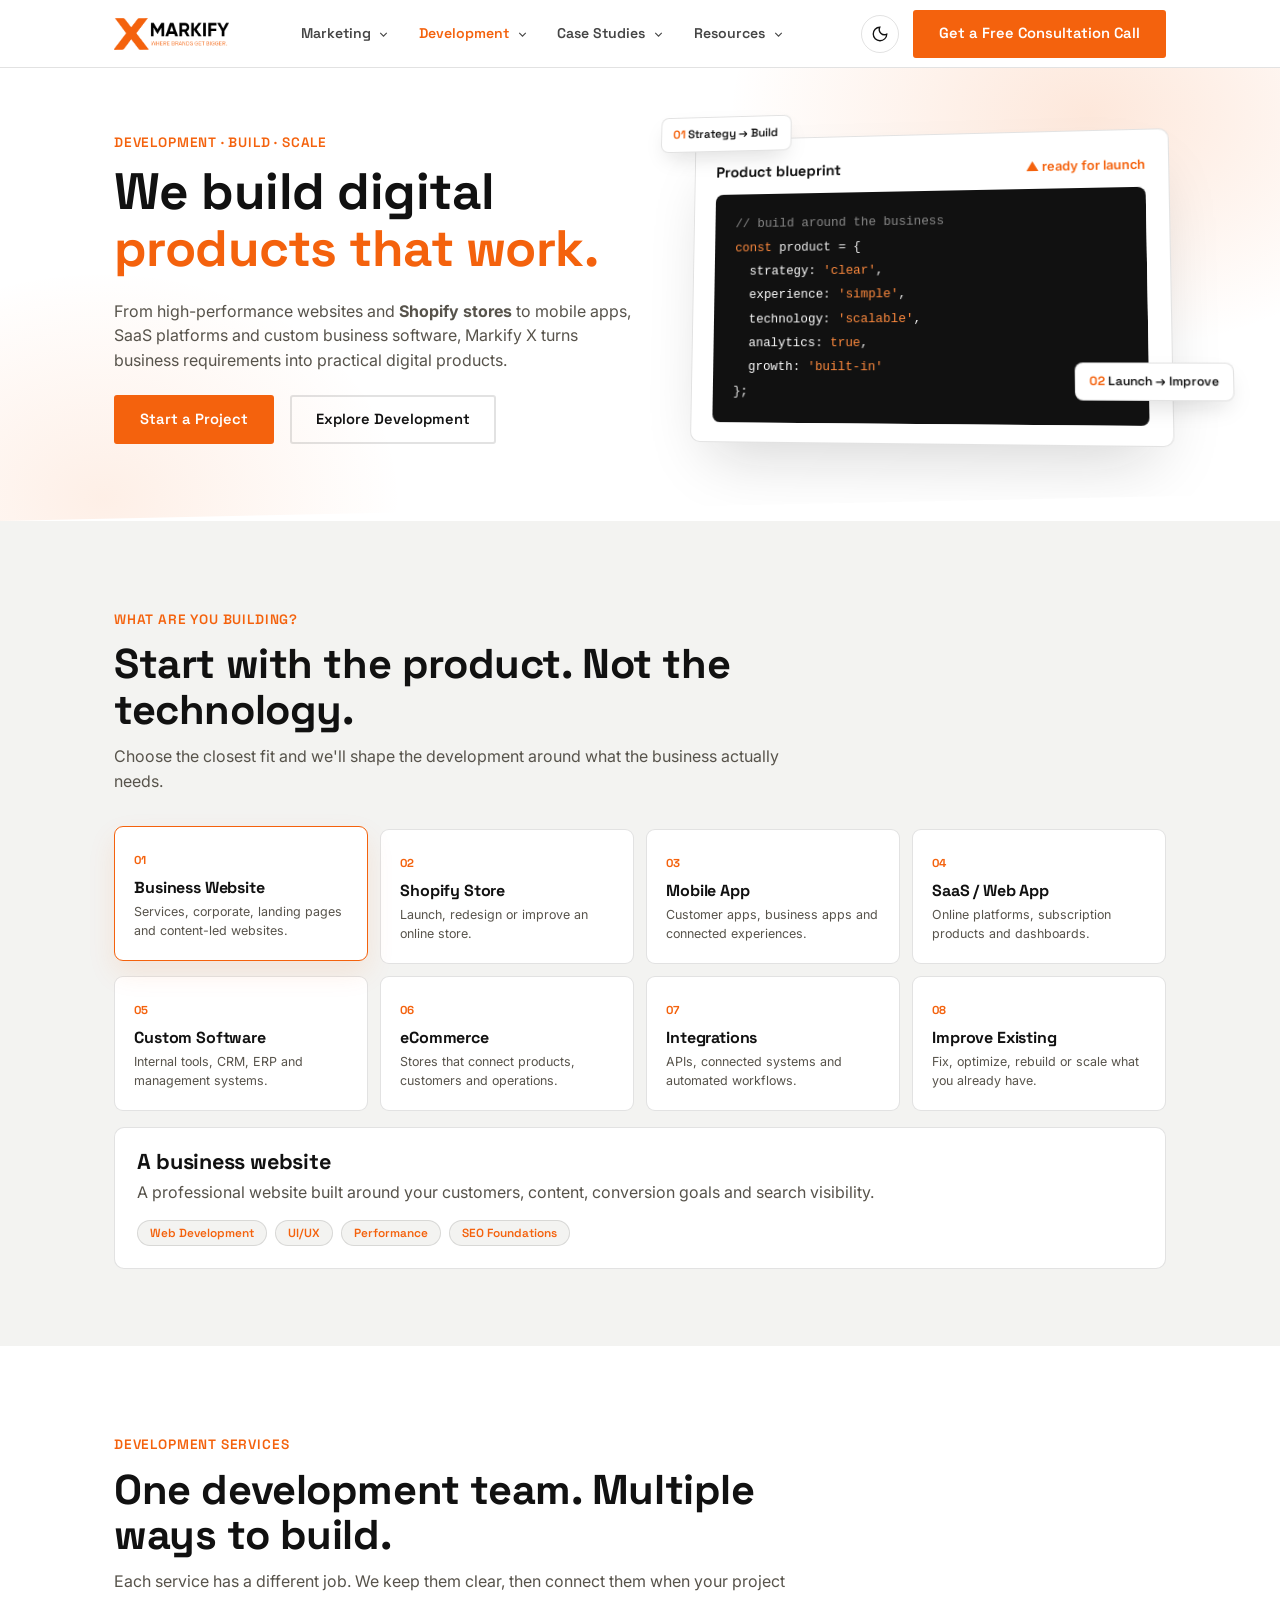
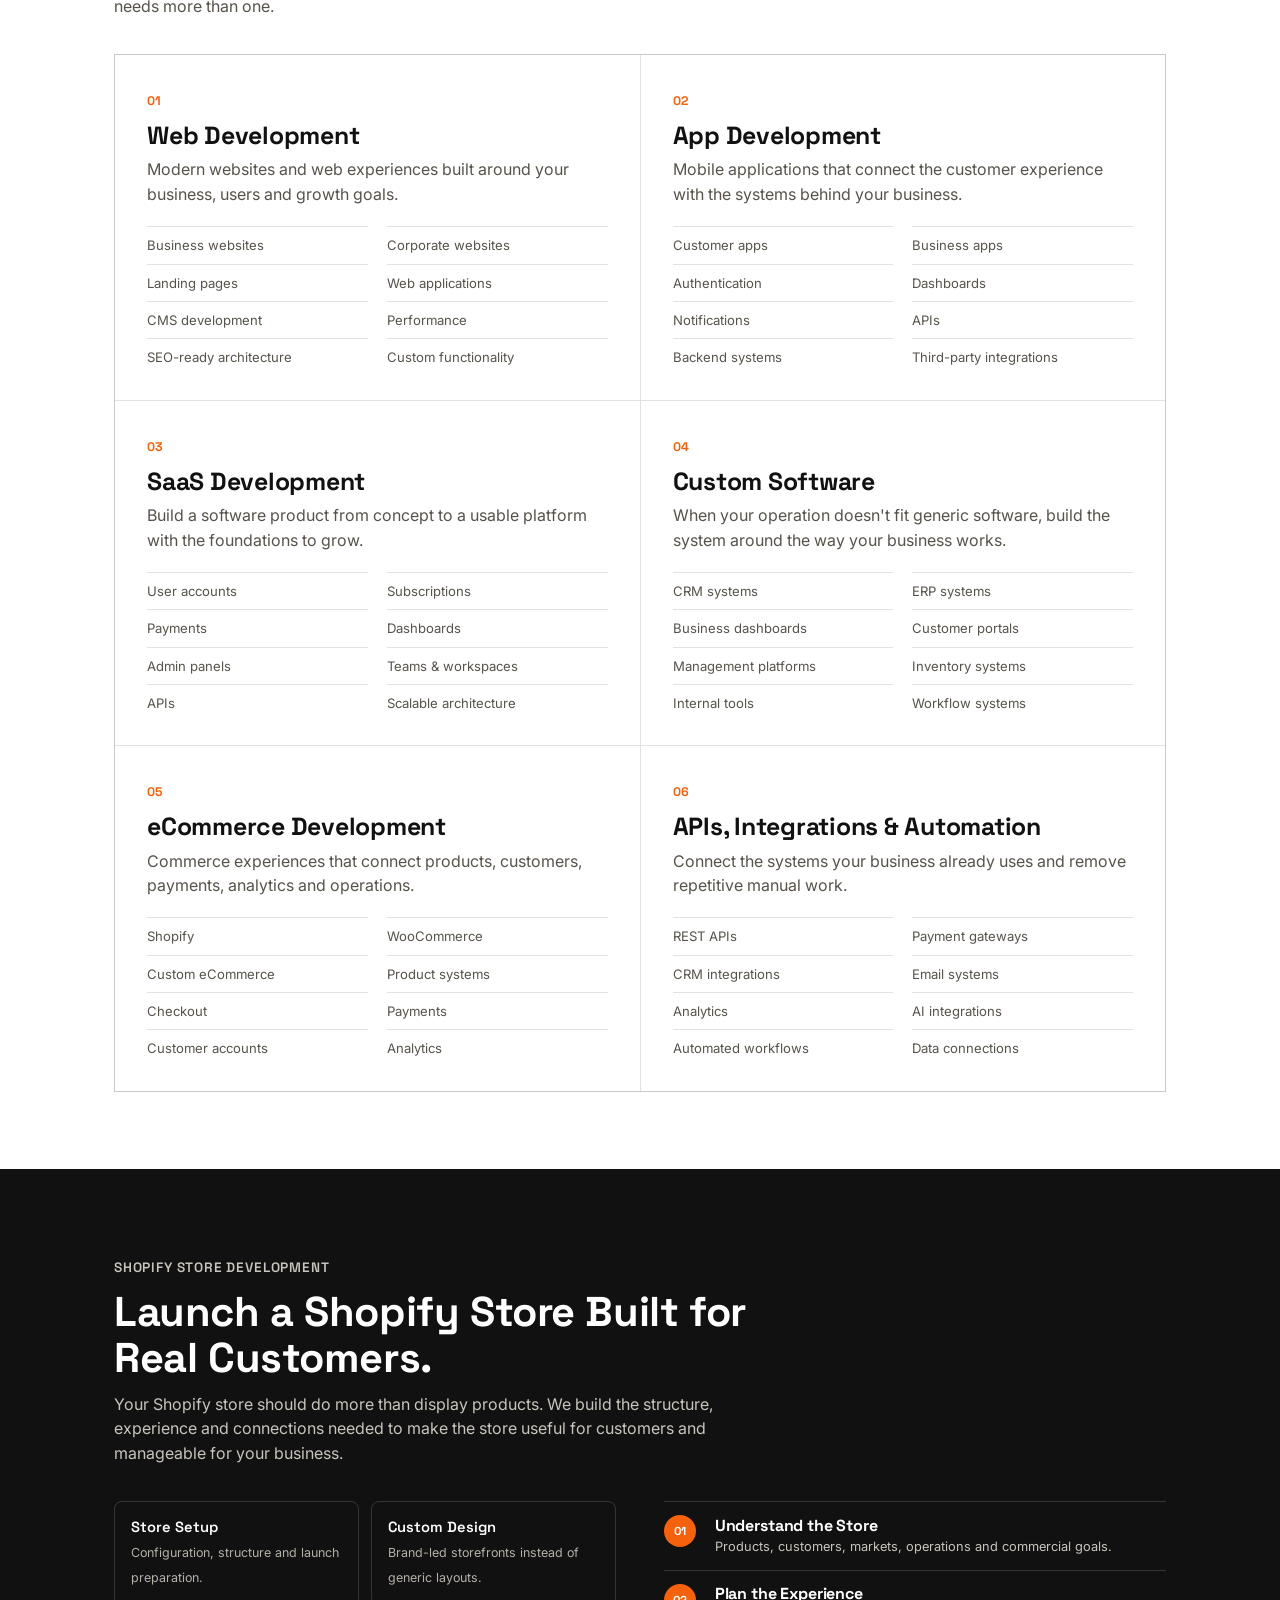
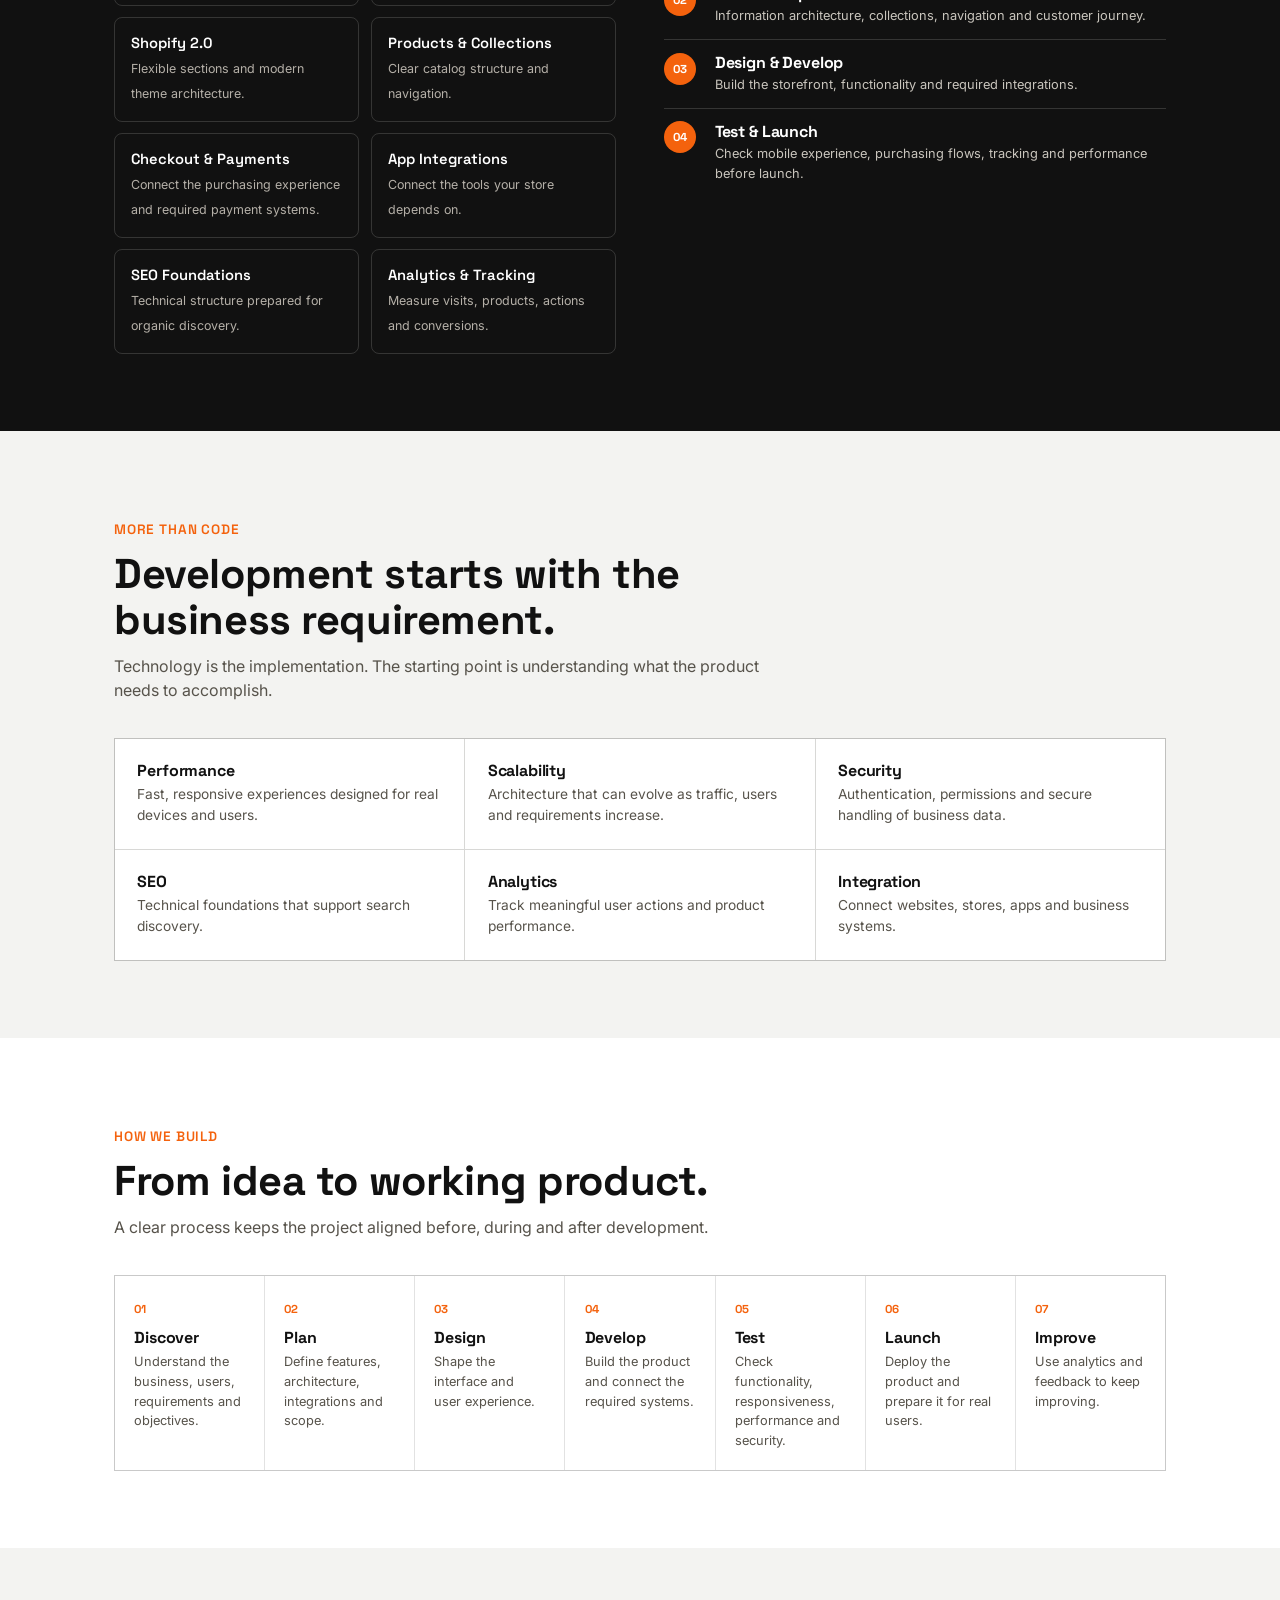
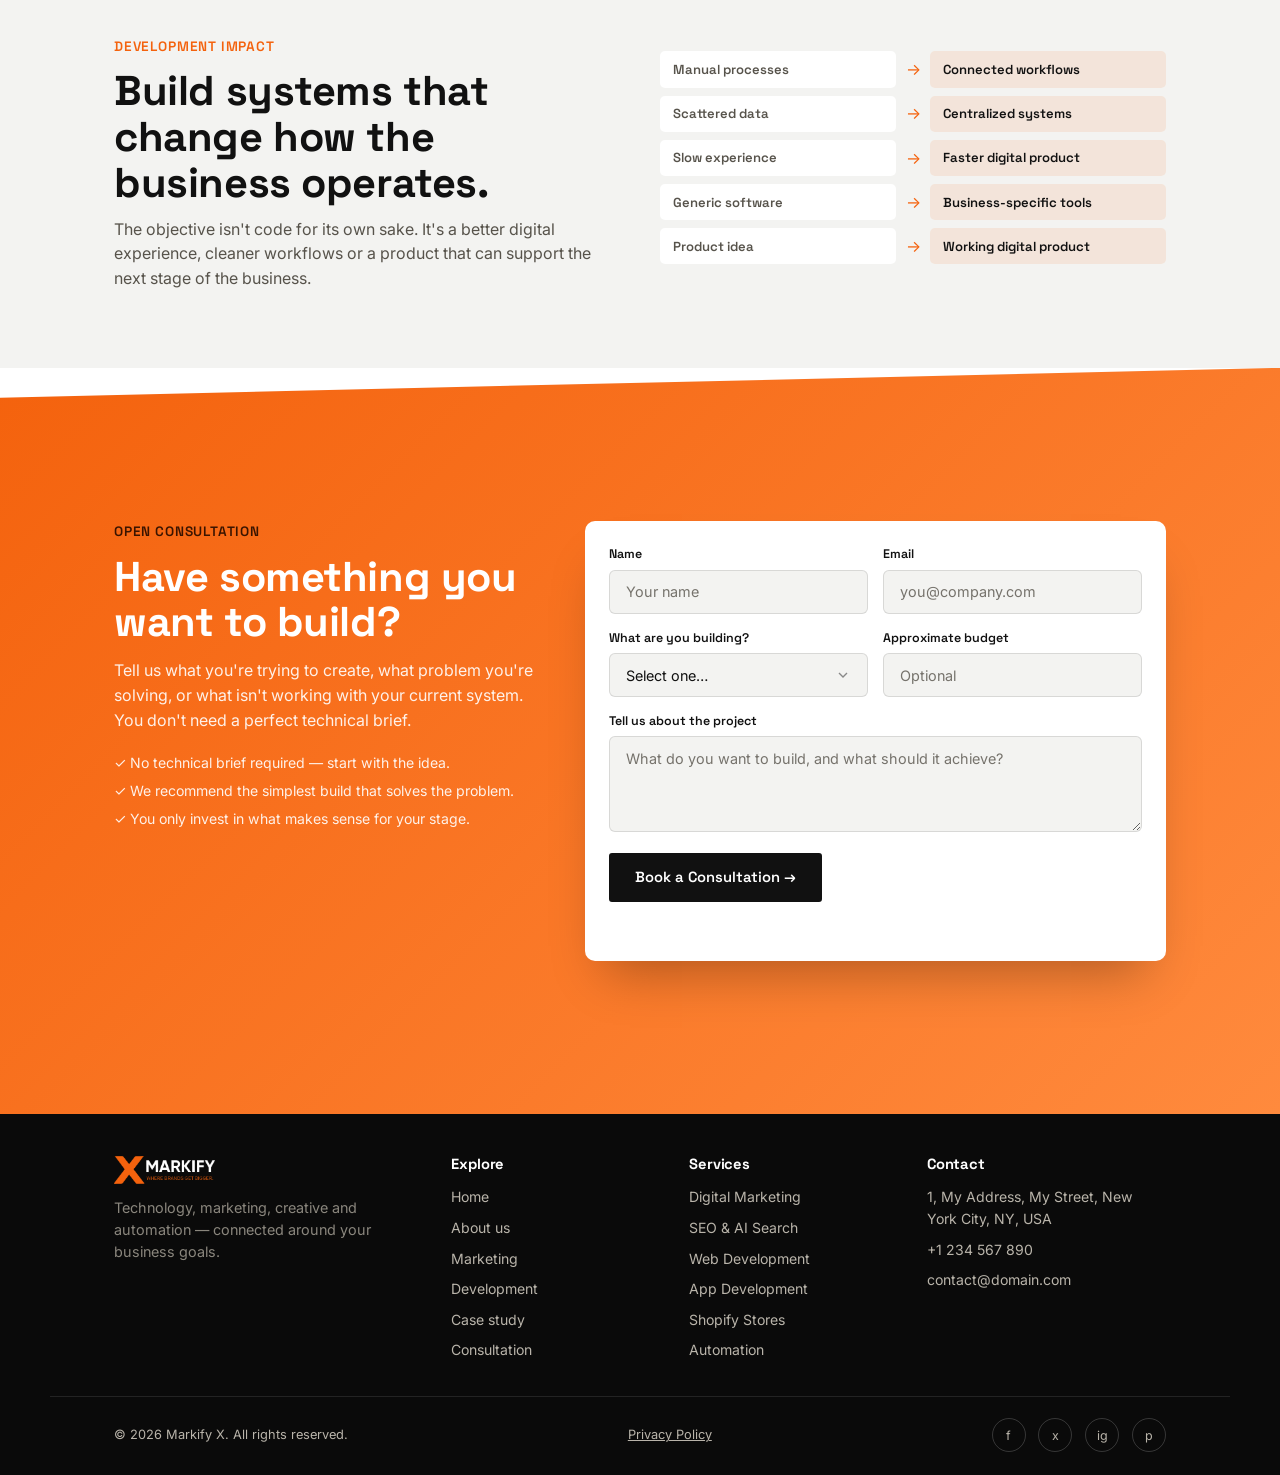
<file: development.html>
<!doctype html>
<html lang="en">
<head>
<meta charset="UTF-8">
<meta name="viewport" content="width=device-width, initial-scale=1, viewport-fit=cover">
<title>Development Services | Markify X</title>
<meta name="description" content="Markify X development services: web development, Shopify stores, eCommerce, app development, SaaS, custom software, integrations and automation.">
<meta name="robots" content="index, follow">
<meta name="theme-color" content="#F4620D">
<link rel="canonical" href="https://www.markifyx.com/development.html">
<meta property="og:type" content="website">
<meta property="og:title" content="Development Services | Markify X">
<meta property="og:description" content="Markify X development services: web development, Shopify stores, eCommerce, app development, SaaS, custom software, integrations and automation.">
<meta property="og:image" content="https://www.markifyx.com/assets/logo-light.png">
<meta name="twitter:card" content="summary_large_image">
<link rel="icon" href="assets/favicon.png" type="image/png">
<script>try{if(localStorage.getItem('markify-theme')==='dark')document.documentElement.setAttribute('data-theme','dark')}catch(e){}</script>
<link rel="preconnect" href="https://fonts.googleapis.com">
<link rel="preconnect" href="https://fonts.gstatic.com" crossorigin>
<link href="https://fonts.googleapis.com/css2?family=Space+Grotesk:wght@500;600;700&family=Inter:wght@400;500;600;700&display=swap" rel="stylesheet">
<link rel="stylesheet" href="assets/site.css">
<style>
/* ===== development page only ===== */
.code{background:#111;color:#eee;border-radius:8px;padding:1.2rem 1.3rem;font:500 .8rem/1.9 ui-monospace,SFMono-Regular,Menlo,monospace;overflow-x:auto;white-space:nowrap}
.code .o{color:#ff8a3d}.code .m{color:#888}.code .f{color:#fff}

.selector{display:grid;grid-template-columns:repeat(4,1fr);gap:.75rem}
.option{border:1px solid var(--line);background:var(--paper);padding:1.2rem;border-radius:9px;text-align:left;color:var(--ink);cursor:pointer;transition:border-color .2s,transform .2s,box-shadow .2s;font:inherit}
.option:hover,.option.active{border-color:var(--orange);transform:translateY(-3px)}
.option.active{box-shadow:0 12px 28px rgba(244,98,13,.1)}
.option small{color:var(--orange);font:700 .72rem 'Space Grotesk',sans-serif}
.option h3{font-size:1rem;margin:.5rem 0 .35rem}
.option p{font-size:.78rem}
.result{margin-top:1rem;border:1px solid var(--line);border-radius:10px;padding:1.4rem;background:var(--paper)}
.result h3{font-size:1.35rem;margin-bottom:.4rem}
.tags{display:flex;flex-wrap:wrap;gap:.5rem;margin-top:.9rem}
.tags span{border:1px solid var(--line);background:var(--fog);color:var(--orange);padding:.3rem .75rem;border-radius:20px;font:600 .74rem 'Space Grotesk',sans-serif}

.services{display:grid;grid-template-columns:repeat(2,1fr);gap:1px;background:var(--line);border:1px solid var(--line)}
.service{background:var(--paper);padding:2rem;min-height:280px}
.service .num{color:var(--orange);font:700 .78rem 'Space Grotesk',sans-serif}
.service h3{font-size:1.55rem;margin:.65rem 0 .5rem}
.service p{max-width:560px}
.service ul{list-style:none;display:grid;grid-template-columns:1fr 1fr;gap:.5rem 1.2rem;margin-top:1.2rem}
.service li{border-top:1px solid var(--line);padding-top:.5rem;font-size:.82rem;color:var(--slate)}

.shopify{background:#111;color:#F2F0EC}
:root[data-theme="dark"] .shopify{background:#1B1918;border-block:1px solid var(--line)}
.shopify h2{color:#fff}
.shopify p{color:#C9C5BD}
.shopify-grid{display:grid;grid-template-columns:1fr 1fr;gap:3rem}
.shop-list{display:grid;grid-template-columns:1fr 1fr;gap:.7rem;align-content:start}
.shop-item{border:1px solid rgba(242,240,236,.16);border-radius:8px;padding:1rem}
.shop-item b{display:block;font:600 .92rem 'Space Grotesk',sans-serif;margin-bottom:.2rem;color:#fff}
.shop-item span{font-size:.78rem;color:#B5B0A8}
.shop-steps{display:grid;gap:.8rem;align-content:start}
.shop-step{display:grid;grid-template-columns:38px 1fr;gap:.8rem;border-top:1px solid rgba(242,240,236,.16);padding-top:.8rem}
.shop-step strong{width:32px;height:32px;border-radius:50%;background:var(--orange);color:#fff;display:flex;align-items:center;justify-content:center;font:700 .72rem 'Space Grotesk',sans-serif}
.shop-step h3{font-size:1rem;margin:.1rem 0 .2rem;color:#fff}
.shop-step p{font-size:.8rem}

.caps{display:grid;grid-template-columns:repeat(3,1fr);gap:1px;background:var(--line);border:1px solid var(--line)}
.cap{background:var(--paper);padding:1.4rem}
.cap h3{font-size:1rem;margin-bottom:.3rem}
.cap p{font-size:.86rem}

.process{display:grid;grid-template-columns:repeat(7,1fr);gap:1px;background:var(--line);border:1px solid var(--line)}
.step{background:var(--paper);padding:1.2rem;min-height:175px}
.step b{color:var(--orange);font:700 .72rem 'Space Grotesk',sans-serif}
.step h3{font-size:1rem;margin:.55rem 0 .35rem}
.step p{font-size:.8rem}

.impact{background:var(--fog)}
.impact-grid{display:grid;grid-template-columns:1fr 1fr;gap:2.5rem;align-items:center}
.impact-grid .section-head{margin-bottom:0}
.impact-rows{display:grid;gap:.5rem}
.impact-row{display:grid;grid-template-columns:1fr auto 1fr;gap:.6rem;align-items:center}
.impact-row span{padding:.6rem .8rem;border-radius:5px;font:600 .82rem 'Space Grotesk',sans-serif}
.from{background:var(--paper);color:var(--slate)}
.to{background:rgba(244,98,13,.1);color:var(--ink)}
.impact-row i{font-style:normal;color:var(--orange)}

@media(max-width:1100px){.process{grid-template-columns:repeat(4,1fr)}}
@media(max-width:900px){
  .shopify-grid,.impact-grid{grid-template-columns:1fr;gap:2rem}
  .selector{grid-template-columns:repeat(2,1fr)}
  .services{grid-template-columns:1fr}
  .process{grid-template-columns:repeat(2,1fr)}
  .caps{grid-template-columns:1fr 1fr}
}
@media(max-width:560px){
  .selector,.process,.caps,.shop-list{grid-template-columns:1fr}
  .option{padding:1rem}
  .service{padding:1.4rem;min-height:0}
  .service ul{grid-template-columns:1fr}
  .step{min-height:0}
  .impact-row{grid-template-columns:1fr;text-align:center}
  .impact-row i{transform:rotate(90deg)}
}

</style>
</head>
<body data-page="development">
<a class="skip-link" href="#main">Skip to content</a>
<header class="site-header">
  <nav class="nav wrap" aria-label="Primary">
    <a class="brand" href="index.html" aria-label="Markify X — home">
      <img class="logo-l" src="assets/logo-light.png" width="120" height="33" alt="Markify X">
      <img class="logo-d" src="assets/logo-dark.png" width="120" height="33" alt="" aria-hidden="true">
    </a>
    <ul class="navlinks" id="navlinks">
      <li class="has-dropdown" data-nav="marketing"><div class="nav-row"><a class="nav-top" href="marketing.html">Marketing</a><button class="nav-caret" type="button" aria-label="Marketing submenu" aria-haspopup="true" aria-expanded="false"><svg viewBox="0 0 24 24" fill="none" stroke="currentColor" stroke-width="2" aria-hidden="true"><path d="M6 9l6 6 6-6"/></svg></button></div><div class="dropdown cols2"><a class="dd-all" href="marketing.html">All Marketing Services</a><a href="marketing.html#digital-marketing">Digital Marketing</a><a href="marketing.html#seo">SEO &amp; AI Search</a><a href="marketing.html#ecommerce">eCommerce Marketing</a><a href="marketing.html#social">Social Media</a><a href="marketing.html#branding">Branding &amp; Design</a><a href="marketing.html#video">Video Editing</a><a href="marketing.html#email">Email Marketing</a><a href="marketing.html#automation">Marketing Automation</a></div></li>
      <li class="has-dropdown" data-nav="development"><div class="nav-row"><a class="nav-top" href="development.html">Development</a><button class="nav-caret" type="button" aria-label="Development submenu" aria-haspopup="true" aria-expanded="false"><svg viewBox="0 0 24 24" fill="none" stroke="currentColor" stroke-width="2" aria-hidden="true"><path d="M6 9l6 6 6-6"/></svg></button></div><div class="dropdown"><a class="dd-all" href="development.html">All Development Services</a><a href="development.html#web">Web Development</a><a href="development.html#app">App Development</a><a href="development.html#saas">SaaS Development</a><a href="development.html#custom">Custom Software</a><a href="development.html#shopify">eCommerce &amp; Shopify Stores</a><a href="development.html#integrations">APIs, Integrations &amp; Automation</a></div></li>
      <li class="has-dropdown" data-nav="case" data-spy="about case difference"><div class="nav-row"><a class="nav-top" href="index.html#case">Case Studies</a><button class="nav-caret" type="button" aria-label="Case Studies submenu" aria-haspopup="true" aria-expanded="false"><svg viewBox="0 0 24 24" fill="none" stroke="currentColor" stroke-width="2" aria-hidden="true"><path d="M6 9l6 6 6-6"/></svg></button></div><div class="dropdown"><a href="index.html#about">About Us</a><a href="index.html#case">Case Study</a><a href="index.html#difference">Our Approach</a></div></li>
      <li class="has-dropdown align-right" data-nav="resources" data-spy="needs faq blog"><div class="nav-row"><a class="nav-top" href="index.html#blog">Resources</a><button class="nav-caret" type="button" aria-label="Resources submenu" aria-haspopup="true" aria-expanded="false"><svg viewBox="0 0 24 24" fill="none" stroke="currentColor" stroke-width="2" aria-hidden="true"><path d="M6 9l6 6 6-6"/></svg></button></div><div class="dropdown"><a href="index.html#blog">Blog</a><a href="index.html#needs">Analysis Tools</a><a href="faq.html">FAQ</a></div></li>
      <li class="mobile-cta"><a class="btn alt" href="#contact">Get a Free Consultation Call</a></li>
    </ul>
    <div class="navcta">
      <button class="theme-toggle" id="themeToggle" type="button" aria-label="Toggle dark theme">
        <svg class="i-moon" viewBox="0 0 24 24" fill="none" stroke="currentColor" stroke-width="1.8" aria-hidden="true"><path d="M21 12.3A9 9 0 1111.7 3 7 7 0 0021 12.3z"/></svg>
        <svg class="i-sun" viewBox="0 0 24 24" fill="none" stroke="currentColor" stroke-width="1.8" aria-hidden="true"><circle cx="12" cy="12" r="4.5"/><path d="M12 2v3M12 19v3M4.2 4.2l2.1 2.1M17.7 17.7l2.1 2.1M2 12h3M19 12h3M4.2 19.8l2.1-2.1M17.7 6.3l2.1-2.1"/></svg>
      </button>
      <a class="btn alt" href="#contact">Get a Free Consultation Call</a>
      <button class="burger" id="burger" type="button" aria-label="Open menu" aria-expanded="false" aria-controls="navlinks"><span></span><span></span><span></span></button>
    </div>
  </nav>
</header>

<main id="main">
<section class="hero">
  <div class="wrap">
    <div>
      <p class="eyebrow">DEVELOPMENT · BUILD · SCALE</p>
      <h1 class="kinetic-h1"><span class="kline">We build digital</span><span class="kline"><em>products that work.</em></span></h1>
      <p class="hero-lead">From high-performance websites and <strong>Shopify stores</strong> to mobile apps, SaaS platforms and custom business software, Markify X turns business requirements into practical digital products.</p>
      <div class="hero-ctas">
        <a class="btn alt" href="#contact">Start a Project</a>
        <a class="btn ghost" href="#services">Explore Development</a>
      </div>
    </div>
    <div class="hero-visual" id="tiltPanel">
      <div class="panel">
        <div class="panel-head"><b>Product blueprint</b><span>▲ ready for launch</span></div>
        <div class="code" aria-hidden="true"><span class="m">// build around the business</span><br><span class="o">const</span> product = {<br>&nbsp;&nbsp;<span class="f">strategy</span>: <span class="o">'clear'</span>,<br>&nbsp;&nbsp;<span class="f">experience</span>: <span class="o">'simple'</span>,<br>&nbsp;&nbsp;<span class="f">technology</span>: <span class="o">'scalable'</span>,<br>&nbsp;&nbsp;<span class="f">analytics</span>: <span class="o">true</span>,<br>&nbsp;&nbsp;<span class="f">growth</span>: <span class="o">'built-in'</span><br>};</div>
        <div class="chips">
          <div class="chip c1"><b>01</b> <span>Strategy → Build</span></div>
          <div class="chip c2"><b>02</b> <span>Launch → Improve</span></div>
        </div>
      </div>
    </div>
  </div>
</section>

<section class="tint" id="build"><div class="wrap"><div class="section-head reveal"><p class="eyebrow">WHAT ARE YOU BUILDING?</p><h2>Start with the product. Not the technology.</h2><p>Choose the closest fit and we'll shape the development around what the business actually needs.</p></div>
<div class="selector" id="selector">
<button class="option active" data-title="A business website" data-copy="A professional website built around your customers, content, conversion goals and search visibility." data-tags="Web Development,UI/UX,Performance,SEO Foundations"><small>01</small><h3>Business Website</h3><p>Services, corporate, landing pages and content-led websites.</p></button>
<button class="option" data-title="A Shopify store" data-copy="A launch-ready Shopify store with a clear structure, strong product experience, analytics and conversion-focused UX." data-tags="Shopify,Store Design,Products,Payments,SEO,Analytics"><small>02</small><h3>Shopify Store</h3><p>Launch, redesign or improve an online store.</p></button>
<button class="option" data-title="A mobile app" data-copy="A customer or business app connected to the systems and workflows behind it." data-tags="App Development,APIs,Authentication,Backend"><small>03</small><h3>Mobile App</h3><p>Customer apps, business apps and connected experiences.</p></button>
<button class="option" data-title="A SaaS or web application" data-copy="A product with accounts, dashboards, workflows, databases, subscriptions and integrations." data-tags="SaaS,Web Apps,Dashboards,Databases,APIs"><small>04</small><h3>SaaS / Web App</h3><p>Online platforms, subscription products and dashboards.</p></button>
<button class="option" data-title="Custom business software" data-copy="Software designed around your actual operation when generic tools don't fit." data-tags="CRM,ERP,Custom Software,Automation"><small>05</small><h3>Custom Software</h3><p>Internal tools, CRM, ERP and management systems.</p></button>
<button class="option" data-title="An eCommerce platform" data-copy="A commerce experience designed around your catalog, customers, payments and operational requirements." data-tags="eCommerce,Shopify,WooCommerce,Payments,Analytics"><small>06</small><h3>eCommerce</h3><p>Stores that connect products, customers and operations.</p></button>
<button class="option" data-title="An integration or automation" data-copy="Connect the systems you already use and automate repetitive workflows." data-tags="APIs,Integrations,Automation,AI"><small>07</small><h3>Integrations</h3><p>APIs, connected systems and automated workflows.</p></button>
<button class="option" data-title="An existing product needs improvement" data-copy="Diagnose, rebuild, optimize, integrate or scale an existing website or application." data-tags="Audit,Optimization,Rebuild,Scaling"><small>08</small><h3>Improve Existing</h3><p>Fix, optimize, rebuild or scale what you already have.</p></button>
</div><div class="result" id="result"><h3>A business website</h3><p>A professional website built around your customers, content, conversion goals and search visibility.</p><div class="tags"><span>Web Development</span><span>UI/UX</span><span>Performance</span><span>SEO Foundations</span></div></div>
</div></section>

<section id="services"><div class="wrap"><div class="section-head reveal"><p class="eyebrow">DEVELOPMENT SERVICES</p><h2>One development team. Multiple ways to build.</h2><p>Each service has a different job. We keep them clear, then connect them when your project needs more than one.</p></div>
<div class="services">
<article class="service" id="web"><span class="num">01</span><h3>Web Development</h3><p>Modern websites and web experiences built around your business, users and growth goals.</p><ul><li>Business websites</li><li>Corporate websites</li><li>Landing pages</li><li>Web applications</li><li>CMS development</li><li>Performance</li><li>SEO-ready architecture</li><li>Custom functionality</li></ul></article>
<article class="service" id="app"><span class="num">02</span><h3>App Development</h3><p>Mobile applications that connect the customer experience with the systems behind your business.</p><ul><li>Customer apps</li><li>Business apps</li><li>Authentication</li><li>Dashboards</li><li>Notifications</li><li>APIs</li><li>Backend systems</li><li>Third-party integrations</li></ul></article>
<article class="service" id="saas"><span class="num">03</span><h3>SaaS Development</h3><p>Build a software product from concept to a usable platform with the foundations to grow.</p><ul><li>User accounts</li><li>Subscriptions</li><li>Payments</li><li>Dashboards</li><li>Admin panels</li><li>Teams & workspaces</li><li>APIs</li><li>Scalable architecture</li></ul></article>
<article class="service" id="custom"><span class="num">04</span><h3>Custom Software</h3><p>When your operation doesn't fit generic software, build the system around the way your business works.</p><ul><li>CRM systems</li><li>ERP systems</li><li>Business dashboards</li><li>Customer portals</li><li>Management platforms</li><li>Inventory systems</li><li>Internal tools</li><li>Workflow systems</li></ul></article>
<article class="service" id="ecommerce"><span class="num">05</span><h3>eCommerce Development</h3><p>Commerce experiences that connect products, customers, payments, analytics and operations.</p><ul><li>Shopify</li><li>WooCommerce</li><li>Custom eCommerce</li><li>Product systems</li><li>Checkout</li><li>Payments</li><li>Customer accounts</li><li>Analytics</li></ul></article>
<article class="service" id="integrations"><span class="num">06</span><h3>APIs, Integrations & Automation</h3><p>Connect the systems your business already uses and remove repetitive manual work.</p><ul><li>REST APIs</li><li>Payment gateways</li><li>CRM integrations</li><li>Email systems</li><li>Analytics</li><li>AI integrations</li><li>Automated workflows</li><li>Data connections</li></ul></article>
</div></div></section>

<section class="shopify" id="shopify"><div class="wrap"><div class="section-head reveal"><p class="eyebrow">SHOPIFY STORE DEVELOPMENT</p><h2>Launch a Shopify Store Built for Real Customers.</h2><p>Your Shopify store should do more than display products. We build the structure, experience and connections needed to make the store useful for customers and manageable for your business.</p></div>
<div class="shopify-grid"><div class="shop-list">
<div class="shop-item"><b>Store Setup</b><span>Configuration, structure and launch preparation.</span></div><div class="shop-item"><b>Custom Design</b><span>Brand-led storefronts instead of generic layouts.</span></div><div class="shop-item"><b>Shopify 2.0</b><span>Flexible sections and modern theme architecture.</span></div><div class="shop-item"><b>Products & Collections</b><span>Clear catalog structure and navigation.</span></div><div class="shop-item"><b>Checkout & Payments</b><span>Connect the purchasing experience and required payment systems.</span></div><div class="shop-item"><b>App Integrations</b><span>Connect the tools your store depends on.</span></div><div class="shop-item"><b>SEO Foundations</b><span>Technical structure prepared for organic discovery.</span></div><div class="shop-item"><b>Analytics & Tracking</b><span>Measure visits, products, actions and conversions.</span></div>
</div><div class="shop-steps"><div class="shop-step"><strong>01</strong><div><h3>Understand the Store</h3><p>Products, customers, markets, operations and commercial goals.</p></div></div><div class="shop-step"><strong>02</strong><div><h3>Plan the Experience</h3><p>Information architecture, collections, navigation and customer journey.</p></div></div><div class="shop-step"><strong>03</strong><div><h3>Design & Develop</h3><p>Build the storefront, functionality and required integrations.</p></div></div><div class="shop-step"><strong>04</strong><div><h3>Test & Launch</h3><p>Check mobile experience, purchasing flows, tracking and performance before launch.</p></div></div></div></div>
</div></section>

<section class="tint"><div class="wrap"><div class="section-head reveal"><p class="eyebrow">MORE THAN CODE</p><h2>Development starts with the business requirement.</h2><p>Technology is the implementation. The starting point is understanding what the product needs to accomplish.</p></div><div class="caps"><div class="cap"><h3>Performance</h3><p>Fast, responsive experiences designed for real devices and users.</p></div><div class="cap"><h3>Scalability</h3><p>Architecture that can evolve as traffic, users and requirements increase.</p></div><div class="cap"><h3>Security</h3><p>Authentication, permissions and secure handling of business data.</p></div><div class="cap"><h3>SEO</h3><p>Technical foundations that support search discovery.</p></div><div class="cap"><h3>Analytics</h3><p>Track meaningful user actions and product performance.</p></div><div class="cap"><h3>Integration</h3><p>Connect websites, stores, apps and business systems.</p></div></div></div></section>

<section id="process"><div class="wrap"><div class="section-head reveal"><p class="eyebrow">HOW WE BUILD</p><h2>From idea to working product.</h2><p>A clear process keeps the project aligned before, during and after development.</p></div><div class="process"><div class="step"><b>01</b><h3>Discover</h3><p>Understand the business, users, requirements and objectives.</p></div><div class="step"><b>02</b><h3>Plan</h3><p>Define features, architecture, integrations and scope.</p></div><div class="step"><b>03</b><h3>Design</h3><p>Shape the interface and user experience.</p></div><div class="step"><b>04</b><h3>Develop</h3><p>Build the product and connect the required systems.</p></div><div class="step"><b>05</b><h3>Test</h3><p>Check functionality, responsiveness, performance and security.</p></div><div class="step"><b>06</b><h3>Launch</h3><p>Deploy the product and prepare it for real users.</p></div><div class="step"><b>07</b><h3>Improve</h3><p>Use analytics and feedback to keep improving.</p></div></div></div></section>

<section class="impact"><div class="wrap impact-grid"><div class="section-head reveal"><p class="eyebrow">DEVELOPMENT IMPACT</p><h2>Build systems that change how the business operates.</h2><p>The objective isn't code for its own sake. It's a better digital experience, cleaner workflows or a product that can support the next stage of the business.</p></div><div class="impact-rows"><div class="impact-row"><span class="from">Manual processes</span><i>→</i><span class="to">Connected workflows</span></div><div class="impact-row"><span class="from">Scattered data</span><i>→</i><span class="to">Centralized systems</span></div><div class="impact-row"><span class="from">Slow experience</span><i>→</i><span class="to">Faster digital product</span></div><div class="impact-row"><span class="from">Generic software</span><i>→</i><span class="to">Business-specific tools</span></div><div class="impact-row"><span class="from">Product idea</span><i>→</i><span class="to">Working digital product</span></div></div></div></section>

<section id="contact" class="contact">
    <div class="wrap contact-grid">
      <div class="reveal">
        <p class="eyebrow">OPEN CONSULTATION</p>
        <h2>Have something you want to build?</h2>
        <p style="margin-top:.8rem">Tell us what you're trying to create, what problem you're solving, or what isn't working with your current system. You don't need a perfect technical brief.</p>
        <ul class="hint"><li>✓ No technical brief required — start with the idea.</li><li>✓ We recommend the simplest build that solves the problem.</li><li>✓ You only invest in what makes sense for your stage.</li></ul>
      </div>
      <form data-contact-form novalidate>
        <div class="row2">
          <div><label class="fl" for="f-name">Name</label><input id="f-name" type="text" name="name" placeholder="Your name" autocomplete="name" required></div>
          <div><label class="fl" for="f-email">Email</label><input id="f-email" type="email" name="email" placeholder="you@company.com" autocomplete="email" required></div>
        </div>
        <div class="row2">
          <div><label class="fl" for="f-proj">What are you building?</label><select id="f-proj" name="project"><option value="">Select one…</option><option>Business Website</option><option>Shopify Store</option><option>eCommerce Platform</option><option>Mobile App</option><option>SaaS / Web App</option><option>Custom Software</option><option>Integration / Automation</option><option>Existing Product Improvement</option></select></div>
          <div><label class="fl" for="f-budget">Approximate budget</label><input id="f-budget" type="text" name="budget" placeholder="Optional"></div>
        </div>
        <div><label class="fl" for="f-msg">Tell us about the project</label><textarea id="f-msg" name="message" rows="3" placeholder="What do you want to build, and what should it achieve?"></textarea></div>
        <button class="btn alt" type="submit">Book a Consultation →</button>
        <p class="form-msg" role="status" aria-live="polite">Not sure where to start? Just tell us what you want to build.</p>
      </form>
    </div>
  </section>
</main>

<footer class="site-footer">
  <div class="wrap foot-grid">
    <div>
      <a href="index.html" aria-label="Markify X — home"><img src="assets/logo-dark.png" width="100" height="28" alt="Markify X"></a>
      <p>Technology, marketing, creative and automation — connected around your business goals.</p>
    </div>
    <div><h4>Explore</h4><ul>
      <li><a href="index.html">Home</a></li>
      <li><a href="index.html#about">About us</a></li>
      <li><a href="marketing.html">Marketing</a></li>
      <li><a href="development.html">Development</a></li>
      <li><a href="index.html#case">Case study</a></li>
      <li><a href="#contact">Consultation</a></li>
    </ul></div>
    <div><h4>Services</h4><ul>
      <li><a href="marketing.html#digital-marketing">Digital Marketing</a></li>
      <li><a href="marketing.html#seo">SEO &amp; AI Search</a></li>
      <li><a href="development.html#web">Web Development</a></li>
      <li><a href="development.html#app">App Development</a></li>
      <li><a href="development.html#shopify">Shopify Stores</a></li>
      <li><a href="marketing.html#automation">Automation</a></li>
    </ul></div>
    <div><h4>Contact</h4><ul>
      <li>1, My Address, My Street, New York City, NY, USA</li>
      <li><a href="tel:+1234567890">+1 234 567 890</a></li>
      <li><a href="mailto:contact@domain.com">contact@domain.com</a></li>
    </ul></div>
  </div>
  <div class="wrap foot-bottom">
    <span>© 2026 Markify X. All rights reserved.</span>
    <a href="privacy-policy.html">Privacy Policy</a>
    <div class="socials" aria-label="Social media links"><a href="#" aria-label="Facebook">f</a><a href="#" aria-label="X / Twitter">x</a><a href="#" aria-label="Instagram">ig</a><a href="#" aria-label="Pinterest">p</a></div>
  </div>
</footer>

<script src="assets/site.js" defer></script>
<script>
(function(){
  var result=document.getElementById('result');
  function esc(s){return String(s).replace(/[&<>"]/g,function(c){return {'&':'&amp;','<':'&lt;','>':'&gt;','"':'&quot;'}[c]})}
  document.querySelectorAll('.option').forEach(function(x){
    x.addEventListener('click',function(){
      document.querySelectorAll('.option').forEach(function(y){y.classList.remove('active')});
      x.classList.add('active');
      var tags=x.dataset.tags.split(',');
      result.innerHTML='<h3>'+esc(x.dataset.title)+'</h3><p>'+esc(x.dataset.copy)+'</p><div class="tags">'+tags.map(function(z){return '<span>'+esc(z)+'</span>'}).join('')+'</div>';
    });
  });
})();
</script>
</body>
</html>
</file>
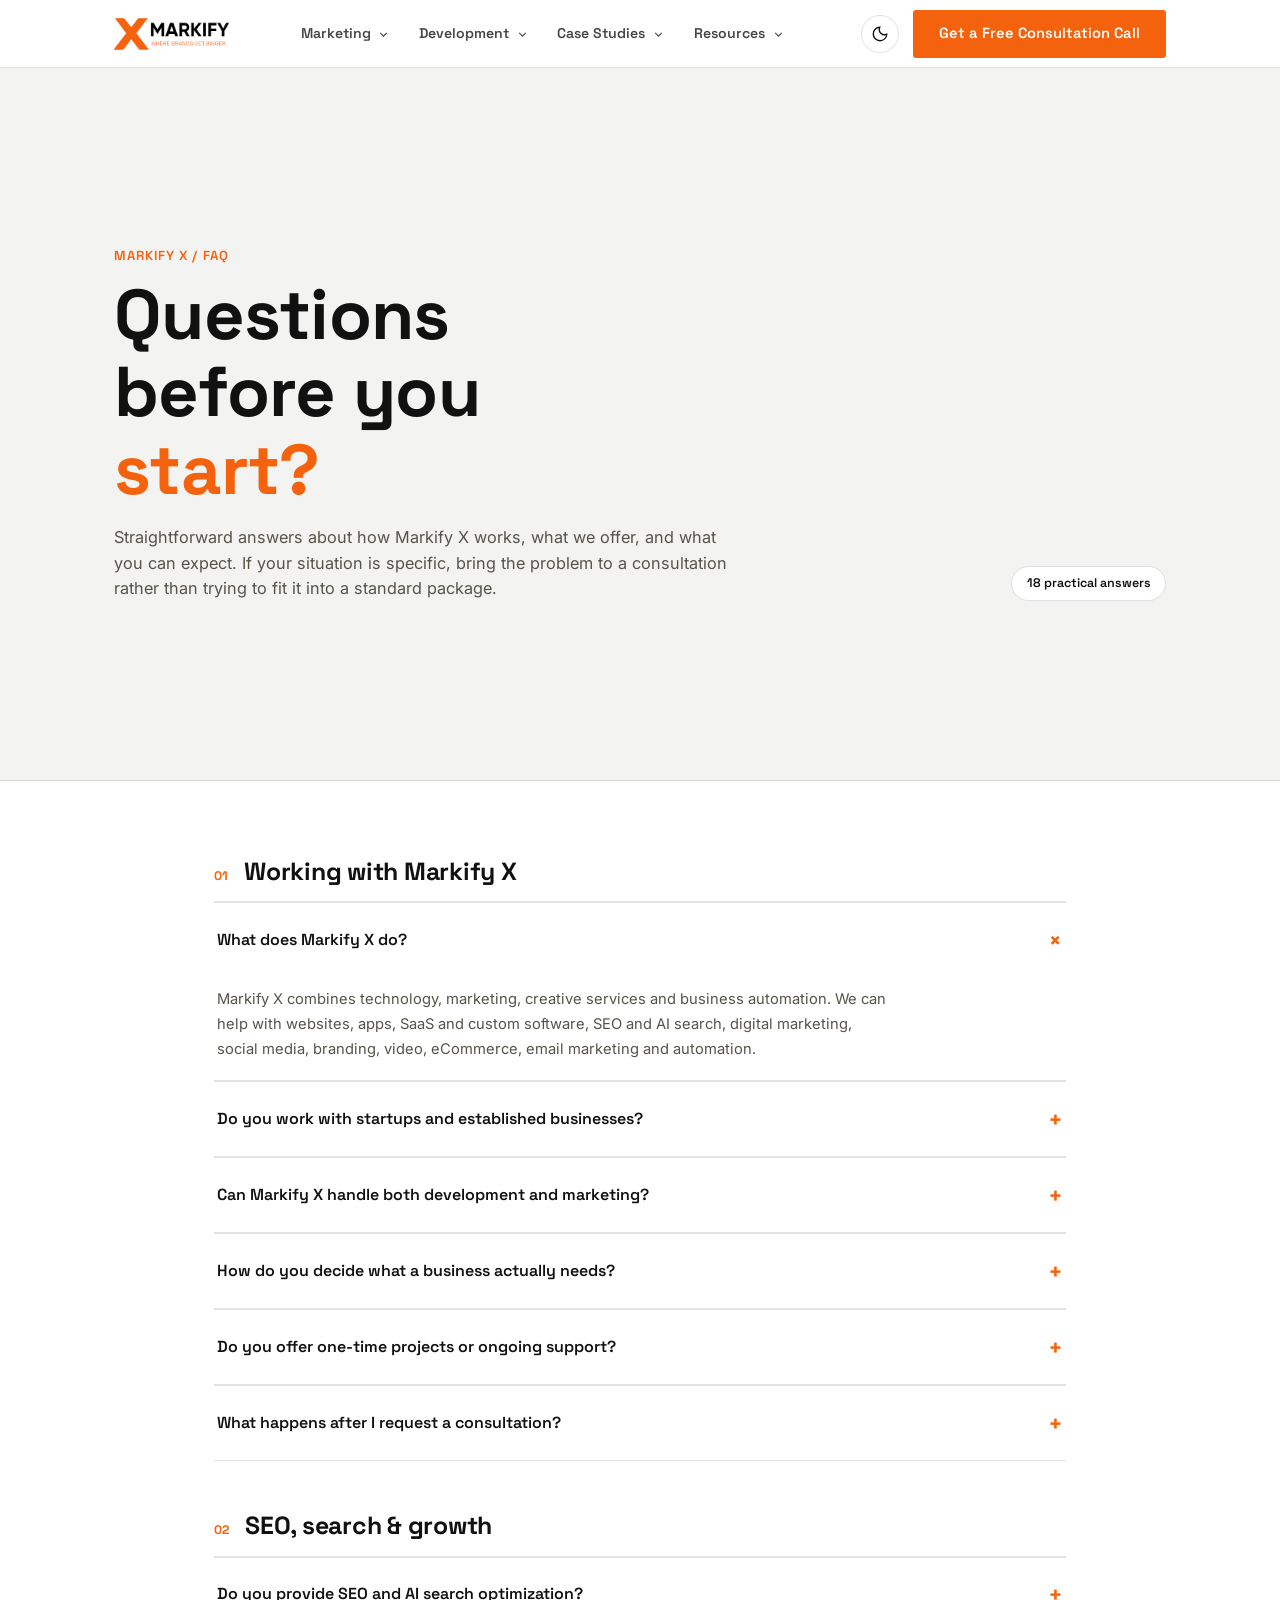
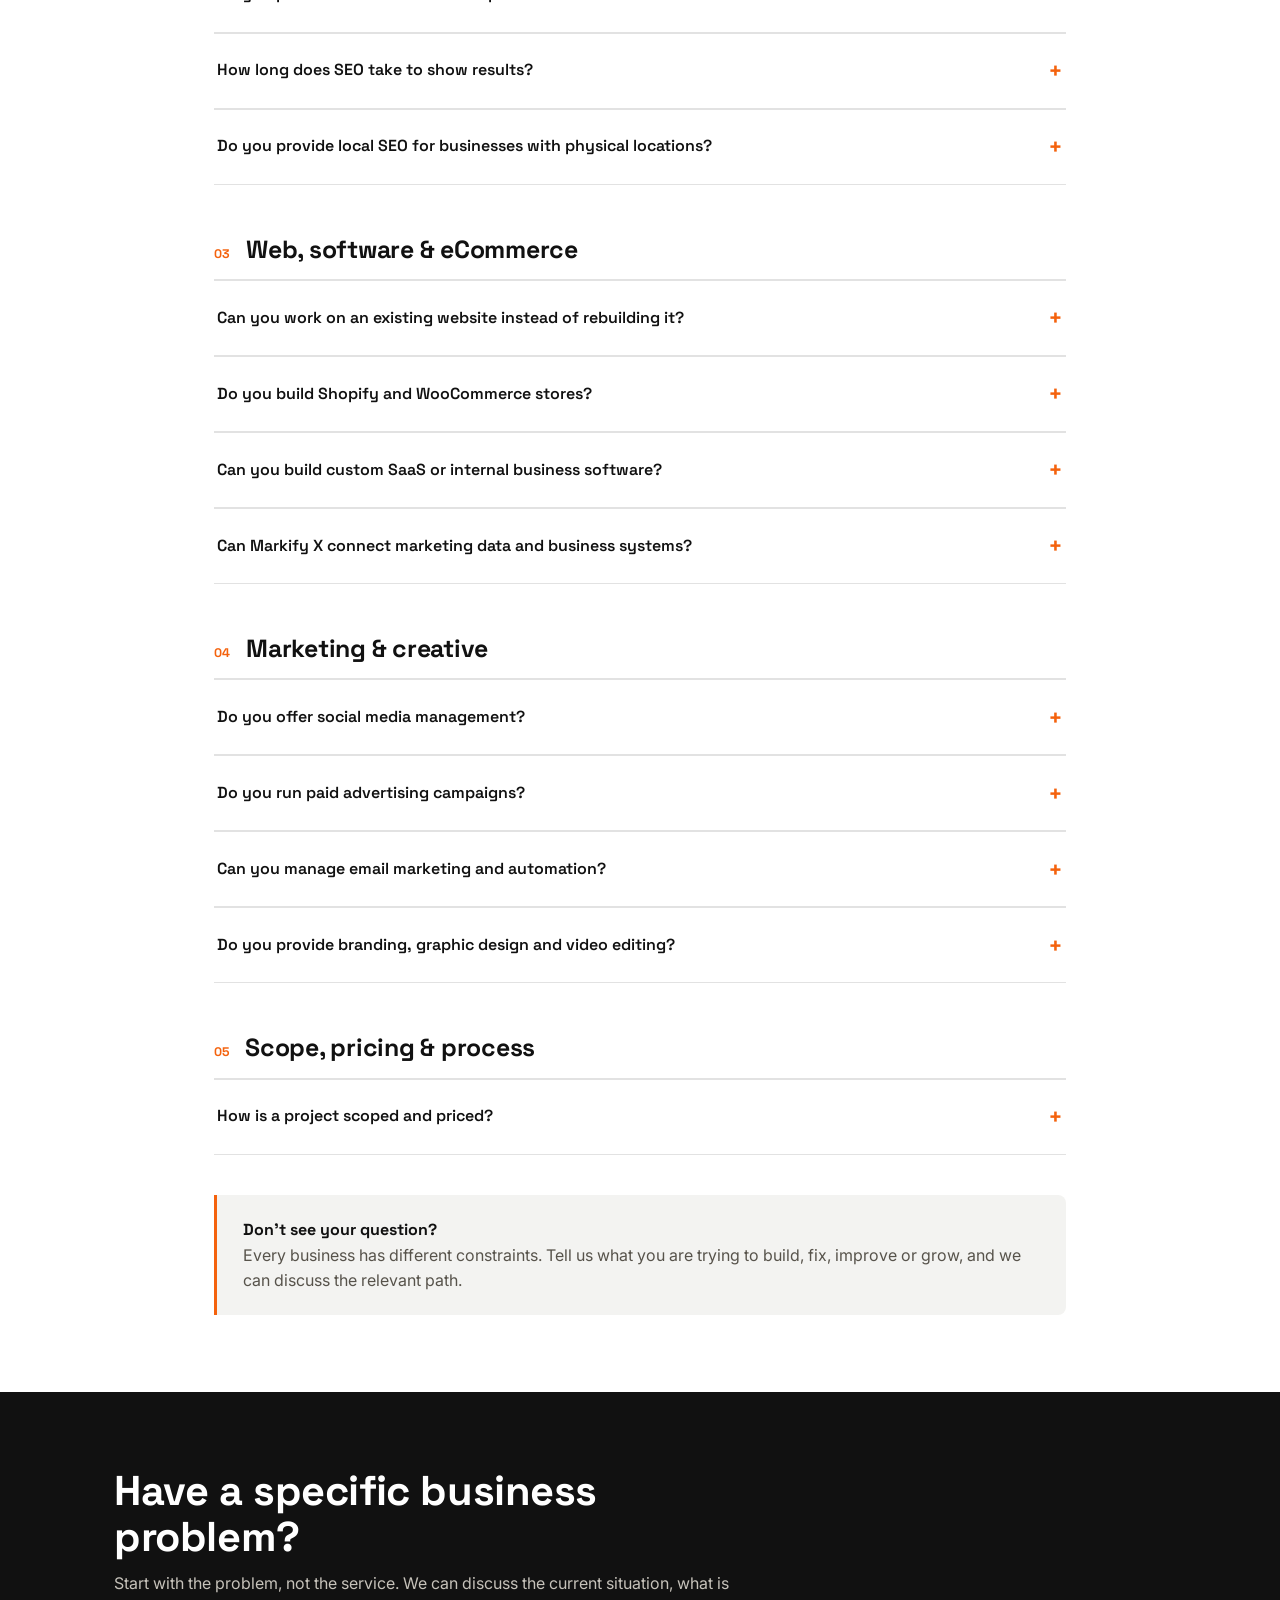
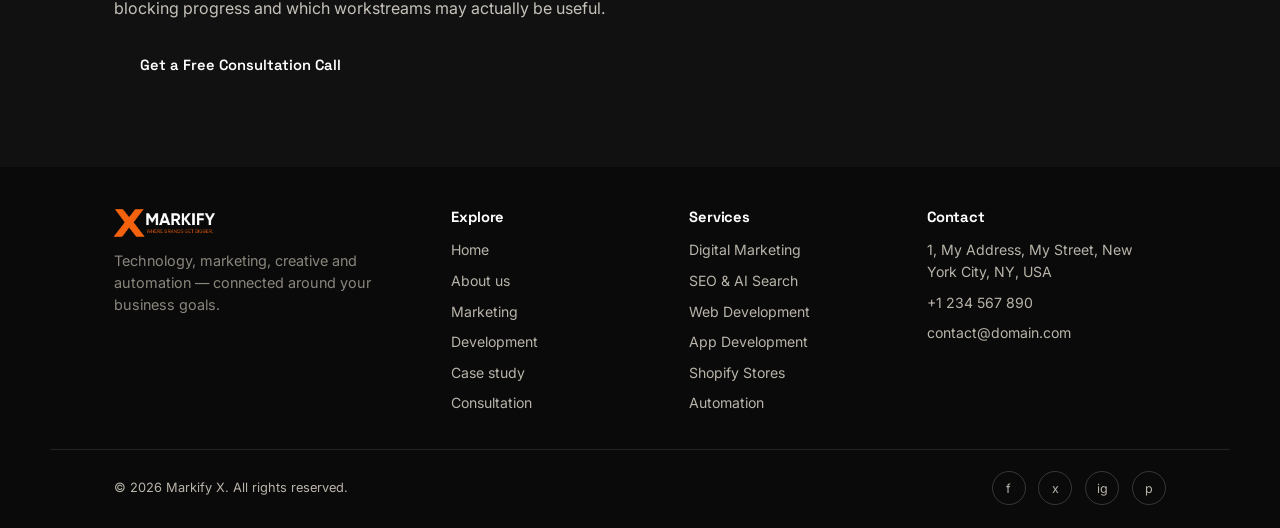
<file: faq.html>
<!doctype html>
<html lang="en">
<head>
<meta charset="UTF-8">
<meta name="viewport" content="width=device-width, initial-scale=1, viewport-fit=cover">
<title>Marketing FAQs — Markify X</title>
<meta name="description" content="Markify X marketing FAQs covering SEO, AEO, GEO, Local SEO, eCommerce SEO, social media, Meta Ads, TikTok Ads, Pinterest, Reddit, Quora, email marketing and automation.">
<meta name="robots" content="index, follow">
<meta name="theme-color" content="#F4620D">
<link rel="canonical" href="https://www.markifyx.com/faq.html">
<meta property="og:type" content="website">
<meta property="og:title" content="Marketing FAQs — Markify X">
<meta property="og:description" content="Markify X marketing FAQs covering SEO, AEO, GEO, Local SEO, eCommerce SEO, social media, Meta Ads, TikTok Ads, Pinterest, Reddit, Quora, email marketing and automation.">
<meta property="og:image" content="https://www.markifyx.com/assets/logo-light.png">
<meta name="twitter:card" content="summary_large_image">
<link rel="icon" href="assets/favicon.png" type="image/png">
<script>try{if(localStorage.getItem('markify-theme')==='dark')document.documentElement.setAttribute('data-theme','dark')}catch(e){}</script>
<link rel="preconnect" href="https://fonts.googleapis.com">
<link rel="preconnect" href="https://fonts.gstatic.com" crossorigin>
<link href="https://fonts.googleapis.com/css2?family=Space+Grotesk:wght@500;600;700&family=Inter:wght@400;500;600;700&display=swap" rel="stylesheet">
<script type="application/ld+json">
{
  "@context":"https://schema.org",
  "@type":"FAQPage",
  "mainEntity":[
    {"@type":"Question","name":"What does Markify X do?","acceptedAnswer":{"@type":"Answer","text":"Markify X combines technology, marketing, creative services and business automation. We can help with websites, apps, SaaS and custom software, SEO and AI search, digital marketing, social media, branding, video, eCommerce, email marketing and automation."}},
    {"@type":"Question","name":"Do you work with startups and established businesses?","acceptedAnswer":{"@type":"Answer","text":"Yes. We work with businesses at different stages and can scope a project around a specific growth problem, a new build, an existing system or an ongoing marketing requirement."}},
    {"@type":"Question","name":"Can Markify X handle both development and marketing?","acceptedAnswer":{"@type":"Answer","text":"Yes. Development and marketing can be handled as connected workstreams when a business needs both. This can reduce gaps between the website, tracking, acquisition and conversion experience."}},
    {"@type":"Question","name":"How do you decide what a business actually needs?","acceptedAnswer":{"@type":"Answer","text":"We start with the business goal and the current bottleneck rather than assuming a particular service is required. We review the situation, identify practical priorities and then recommend the work that supports those priorities."}},
    {"@type":"Question","name":"Do you offer SEO and AI search optimization?","acceptedAnswer":{"@type":"Answer","text":"Yes. Our search work covers traditional SEO, technical SEO, local SEO, content strategy, answer engine optimization and optimization for AI-powered search experiences."}},
    {"@type":"Question","name":"How long does SEO take to show results?","acceptedAnswer":{"@type":"Answer","text":"There is no universal timeline. Results depend on the market, competition, website condition, authority, content quality and the work being implemented. We focus on measurable improvements and review progress over time rather than promising a fixed ranking date."}},
    {"@type":"Question","name":"Do you provide local SEO for businesses with physical locations?","acceptedAnswer":{"@type":"Answer","text":"Yes. Local SEO can include location targeting, Google Business Profile support, local landing pages, citations, reputation-related work, technical improvements and content designed around local search intent."}},
    {"@type":"Question","name":"Can you work on an existing website instead of rebuilding it?","acceptedAnswer":{"@type":"Answer","text":"Yes. Where the existing platform is suitable, we can improve it rather than replacing it. The approach depends on the site's technology, condition, performance and business requirements."}},
    {"@type":"Question","name":"Do you build Shopify and WooCommerce stores?","acceptedAnswer":{"@type":"Answer","text":"Yes. We work with Shopify and WooCommerce for store development, customization, technical improvements, SEO, conversion work and ongoing growth support."}},
    {"@type":"Question","name":"Can you build custom SaaS or internal business software?","acceptedAnswer":{"@type":"Answer","text":"Yes. We can help plan and build SaaS products, dashboards, CRM and ERP-style systems, internal tools, APIs and integrations based on the required workflow and technical scope."}},
    {"@type":"Question","name":"Do you offer social media management?","acceptedAnswer":{"@type":"Answer","text":"Yes. Social media work can include strategy, content planning, creative production, publishing, community management and campaign support depending on the engagement."}},
    {"@type":"Question","name":"Can you manage email marketing and automation?","acceptedAnswer":{"@type":"Answer","text":"Yes. We can support newsletters, campaigns, segmentation, automated journeys, lead nurturing, customer retention and integrations with business systems."}},
    {"@type":"Question","name":"Do you provide branding, graphic design and video editing?","acceptedAnswer":{"@type":"Answer","text":"Yes. Creative services include brand identity, graphic design, marketing assets, social creatives, presentations, short-form video, advertisements and other business content."}},
    {"@type":"Question","name":"Can Markify X connect marketing data and business systems?","acceptedAnswer":{"@type":"Answer","text":"Yes. Where the platforms support it, we can connect analytics, marketing tools, websites, CRM systems, forms, APIs and other business systems to improve reporting and workflow automation."}},
    {"@type":"Question","name":"Do you offer one-time projects or ongoing support?","acceptedAnswer":{"@type":"Answer","text":"Both are possible. A project can be scoped as a defined engagement, while ongoing support can cover continued development, marketing, optimization, reporting or automation."}},
    {"@type":"Question","name":"How is a project scoped and priced?","acceptedAnswer":{"@type":"Answer","text":"Pricing depends on the work required, technical complexity, number of deliverables, integrations, timeline and level of ongoing support. We define scope before confirming the commercial arrangement."}},
    {"@type":"Question","name":"What happens after I request a consultation?","acceptedAnswer":{"@type":"Answer","text":"We review the information you provide, discuss your goals and current situation, identify the main opportunities or constraints, and determine whether there is a practical project to scope."}}
  ]
}
</script>
<link rel="stylesheet" href="assets/site.css">
<style>
.problem-list{list-style:none;margin:1.1rem 0 0;display:grid;gap:.5rem;max-width:46ch}
.problem-list li{font-size:.92rem;color:var(--slate);padding-left:1.3rem;position:relative}
.problem-list li::before{content:"—";position:absolute;left:0;color:var(--orange)}
.hero-badge{display:inline-flex;align-items:center;gap:.5rem;margin-top:1.2rem;font-family:'Space Grotesk',sans-serif;font-size:.8rem;font-weight:600;color:var(--ink);background:var(--fog);border:1px solid var(--line);padding:.4rem .8rem;border-radius:20px}
.hero-badge b{color:var(--orange)}
.hero-ctas{display:flex;gap:1rem;margin-top:1.3rem;flex-wrap:wrap}
.panel svg{width:100%;height:auto;display:block}
.panel .spark-line{fill:none;stroke:var(--orange);stroke-width:3;stroke-linecap:round;stroke-dasharray:600;stroke-dashoffset:600;animation:draw 1.8s ease forwards .5s}
.panel .spark-fill{opacity:0;animation:fadein 1s ease forwards 1.3s}
@keyframes draw{to{stroke-dashoffset:0}}
@keyframes fadein{to{opacity:1}}
.hero-mascot{position:absolute;bottom:-12%;left:-10%;width:130px;filter:drop-shadow(0 20px 30px rgba(0,0,0,.18))}

/* marquee */
.marquee-sec{padding-block:2rem;border-bottom:1px solid var(--line)}
.marquee-label{font-family:'Space Grotesk',sans-serif;font-weight:600;font-size:.78rem;color:var(--slate);margin-bottom:.9rem}
.marquee{overflow:hidden;-webkit-mask-image:linear-gradient(90deg,transparent,#000 8%,#000 92%,transparent)}
.marquee-track{display:flex;gap:2.4rem;width:max-content;animation:scroll 28s linear infinite;align-items:center}
.logo-chip{display:flex;align-items:center;gap:.55rem;white-space:nowrap;opacity:.85}
.logo-chip .lic{width:30px;height:30px;border-radius:8px;background:var(--fog);display:flex;align-items:center;justify-content:center;flex-shrink:0}
.logo-chip .lic svg{width:17px;height:17px;color:var(--ink)}
.logo-chip span{font-family:'Space Grotesk',sans-serif;font-weight:600;font-size:.92rem;color:var(--slate)}
@keyframes scroll{from{transform:translateX(0)}to{transform:translateX(-50%)}}
@media(prefers-reduced-motion:reduce){.marquee-track{animation:none}}
/* about */
.about-grid{display:grid;grid-template-columns:1fr .9fr;gap:3rem;align-items:start}
.about-grid>div>p{margin-bottom:1rem;max-width:54ch}
.pill-stats{display:flex;flex-wrap:wrap;gap:1.8rem;margin:1.3rem 0 1.6rem;padding:1.2rem 0;border-top:1px solid var(--line);border-bottom:1px solid var(--line)}
.pill-stats div b{display:block;font-family:'Space Grotesk',sans-serif;font-size:1.3rem;color:var(--orange)}
.pill-stats div span{font-size:.78rem;color:var(--slate)}
details{border-top:1px solid var(--line);padding-block:.9rem}
details:last-of-type{border-bottom:1px solid var(--line)}
summary{cursor:pointer;list-style:none;display:flex;justify-content:space-between;align-items:center;font-family:'Space Grotesk',sans-serif;font-weight:600;font-size:.95rem}
summary::-webkit-details-marker{display:none}
summary::after{content:"+";font-size:1.3rem;color:var(--orange);transition:transform .2s}
details[open] summary::after{transform:rotate(45deg)}
details p{margin-top:.6rem;font-size:.9rem}
.about-visual{background:var(--fog);border-radius:10px;padding:1.6rem}
.about-visual h4{font-family:'Space Grotesk',sans-serif;font-size:.95rem;margin-bottom:1rem}
/* needs selector */
.need-grid{display:grid;grid-template-columns:repeat(2,1fr);gap:.7rem;margin-bottom:1.6rem}
.need-btn{text-align:left;background:var(--paper);border:1px solid var(--line);border-radius:8px;padding:.85rem 1rem;font-size:.86rem;cursor:pointer;transition:border-color .15s,background .15s;color:var(--ink)}
.need-btn:hover{border-color:var(--orange)}
.need-btn.active{border-color:var(--orange);background:rgba(244,98,13,.08)}
.need-result{background:var(--fog);border-radius:10px;padding:1.4rem 1.6rem;min-height:88px}
.need-result .ph{color:var(--slate);font-size:.88rem}
.need-tags{display:flex;flex-wrap:wrap;gap:.5rem;margin-top:.8rem}
.need-tags span{background:var(--paper);border:1px solid var(--line);border-radius:20px;padding:.3rem .75rem;font-size:.78rem;font-family:'Space Grotesk',sans-serif;font-weight:600;color:var(--orange)}
@media(max-width:700px){.need-grid{grid-template-columns:1fr}}
/* services rail */
.rail-wrap{position:relative}
.rail{display:flex;gap:1.2rem;overflow-x:auto;scroll-snap-type:x mandatory;padding-bottom:1rem;cursor:grab;scrollbar-width:none;scroll-behavior:smooth}
.rail::-webkit-scrollbar{display:none}
.rail.dragging{cursor:grabbing;scroll-behavior:auto}
.card{scroll-snap-align:start;flex:0 0 min(280px,80vw);background:var(--paper);border:1px solid var(--line);padding:1.5rem;border-radius:10px;transition:border-color .2s,transform .2s}
.card:hover{border-color:var(--orange);transform:translateY(-6px)}
.ic-badge{width:44px;height:44px;border-radius:50%;background:var(--fog);display:flex;align-items:center;justify-content:center;margin-bottom:1rem;transition:transform .3s ease}
.card:hover .ic-badge{transform:scale(1.1) rotate(-6deg)}
.card .ic{width:22px;height:22px;color:var(--orange)}
.card h3{font-size:1.02rem;margin-bottom:.6rem}
.card ul{list-style:none}
.card li{font-size:.82rem;color:var(--slate);padding:.4rem 0;border-top:1px solid var(--line)}
.card li:first-child{border-top:none}
.rail-controls{display:flex;align-items:center;justify-content:space-between;margin-top:.8rem}
.rail-dots{display:flex;gap:.4rem}
.rail-dots span{width:7px;height:7px;border-radius:50%;background:var(--line);transition:background .2s,width .2s}
.rail-dots span.active{background:var(--orange);width:20px;border-radius:4px}
.rail-arrows{display:flex;gap:.6rem}
.rail-arrows button{width:36px;height:36px;border-radius:50%;border:1px solid var(--line);background:var(--paper);cursor:pointer}
.rail-arrows button:hover{border-color:var(--orange);color:var(--orange)}
.rail-arrows svg{width:15px;height:15px}
/* services grid (everything visible, no click required) */
.svc-grid{display:grid;grid-template-columns:repeat(auto-fit,minmax(300px,1fr));gap:1.4rem}
.svc-page-link{display:block;color:inherit;text-decoration:none}.svc-page-link:hover h3{color:var(--orange)}
.svc-card{background:var(--fog);border:1px solid var(--line);border-radius:12px;padding:1.6rem;transition:border-color .2s}
.svc-card:hover{border-color:var(--orange)}
.svc-card-head{display:flex;align-items:center;gap:.7rem;margin-bottom:.3rem}
.svc-card-head .ic-badge{width:40px;height:40px;margin-bottom:0;background:var(--paper)}
.svc-card h3{font-size:1.05rem}
.svc-card .tagline{color:var(--slate);font-size:.85rem;margin-bottom:1rem}
.svc-card ul{list-style:none;display:grid;gap:.7rem}
.svc-card li{border-top:1px solid var(--line);padding-top:.6rem}
.svc-card li:first-child{border-top:none;padding-top:0}
.svc-card li b{display:block;font-family:'Space Grotesk',sans-serif;font-size:.88rem;color:var(--ink);margin-bottom:.15rem}
.svc-card li span{font-size:.8rem;color:var(--slate)}
/* pillar hub diagram */
.pillar-wrap{display:flex;flex-direction:column;align-items:center;gap:1.8rem}
.pillar-ring{position:relative;width:min(340px,88vw);aspect-ratio:1;margin-inline:auto}
.pillar-ring::before{content:"";position:absolute;inset:8%;border:1px dashed var(--line);border-radius:50%;animation:ring-spin 50s linear infinite}
@keyframes ring-spin{to{transform:rotate(360deg)}}
.hub{position:absolute;inset:0;margin:auto;width:40%;height:40%;border-radius:50%;background:#111111;color:#fff;display:flex;align-items:center;justify-content:center;text-align:center;padding:.8rem;font-family:'Space Grotesk',sans-serif;font-size:.82rem;font-weight:600;line-height:1.25}
.pillar-node{position:absolute;top:50%;left:50%;width:74px;height:74px;margin:-37px;border-radius:50%;background:var(--paper);color:var(--ink);border:2px solid var(--line);display:flex;align-items:center;justify-content:center;text-align:center;font-size:.72rem;font-weight:700;font-family:'Space Grotesk',sans-serif;cursor:pointer;transition:border-color .2s,transform .2s,color .2s;transform:rotate(var(--ang)) translate(clamp(80px,28vw,150px)) rotate(calc(-1 * var(--ang)))}
.pillar-node.active{border-color:var(--orange);color:var(--orange);transform:rotate(var(--ang)) translate(clamp(80px,28vw,150px)) rotate(calc(-1 * var(--ang))) scale(1.12)}
.pillar-detail{max-width:520px;text-align:center;min-height:70px}
.pillar-detail h3{font-size:1.1rem;margin-bottom:.4rem;color:var(--orange)}
@media(prefers-reduced-motion:reduce){.pillar-ring::before{animation:none}}
.transform{max-width:760px}
.t-row{display:grid;grid-template-columns:1fr auto 1fr;gap:1rem;align-items:center;padding:.9rem 0;border-top:1px solid var(--line)}
.t-row:first-child{border-top:none}
.t-from,.t-to{font-family:'Space Grotesk',sans-serif;font-size:.9rem;padding:.6rem 1rem;border-radius:6px}
.t-from{background:var(--fog);color:var(--slate)}
.t-to{background:rgba(244,98,13,.1);color:var(--ink);font-weight:600}
.t-arrow{color:var(--orange);font-size:1.1rem}
@media(max-width:640px){.t-row{grid-template-columns:1fr;text-align:center}.t-arrow{transform:rotate(90deg)}}
/* case study */
.case-wrap{display:grid;grid-template-columns:1fr 1fr;gap:2.6rem;align-items:center}
.case-stats{display:grid;grid-template-columns:1fr 1fr;gap:1rem}
.stat{border:1px solid var(--line);padding:1.4rem;border-radius:8px}
.stat b{font-family:'Space Grotesk',sans-serif;font-size:1.9rem;color:var(--orange);display:block}
.stat span{font-size:.8rem}
@media(max-width:820px){.case-wrap{grid-template-columns:1fr}}
/* timeline (difference pillars) */
.timeline{position:relative;padding-left:2rem;max-width:720px}
.timeline::before{content:"";position:absolute;left:5px;top:6px;bottom:6px;width:2px;background:var(--line)}
.timeline .fill{position:absolute;left:5px;top:6px;width:2px;background:var(--orange);height:0;transition:height .1s linear}
.step{position:relative;padding-bottom:1.8rem}
.step:last-child{padding-bottom:0}
.step::before{content:"";position:absolute;left:-2rem;top:4px;width:11px;height:11px;border-radius:50%;background:var(--paper);border:2px solid var(--line)}
.step.seen::before{border-color:var(--orange);background:var(--orange)}
.step h3{font-size:1.05rem;margin-bottom:.25rem}
.step p{max-width:54ch;font-size:.9rem}
/* faq */
.faq-grid{display:grid;grid-template-columns:1fr 1fr;gap:0 2.5rem}
@media(max-width:820px){.faq-grid{grid-template-columns:1fr}}

/* service cards: explicit link to the detail page */
.svc-more{display:inline-flex;align-items:center;gap:.35rem;margin-top:1.1rem;font-family:'Space Grotesk',sans-serif;font-weight:600;font-size:.85rem;color:var(--orange);text-decoration:none}
.svc-more:hover{text-decoration:underline}
.svc-card{scroll-margin-top:90px}

/* ---- mobile ---- */
@media(max-width:900px){
  .about-grid{grid-template-columns:1fr;gap:2rem}
  .hero-mascot{width:84px;left:auto;right:-6px;bottom:-14%}
  .svc-grid{grid-template-columns:1fr}
  .case-wrap,.faq-grid{grid-template-columns:1fr}
}
@media(max-width:560px){
  .problem-list li{font-size:.9rem}
  .pill-stats{gap:1.2rem}
  .need-btn{padding:.9rem}
  .rail-arrows button{width:40px;height:40px}
  .case-stats{grid-template-columns:1fr 1fr;gap:.7rem}
  .stat{padding:1rem}
  .stat b{font-size:1.5rem}
  .t-from,.t-to{padding:.55rem .8rem}
}


/* FAQ page */
.faq-hero{position:relative;overflow:hidden;background:var(--fog);border-bottom:1px solid var(--line)}
.faq-hero .wrap{padding-block:clamp(3.5rem,8vw,6.5rem)}
.faq-hero h1{font-size:clamp(2.4rem,6vw,4.4rem);max-width:12ch;margin-bottom:1rem}
.faq-hero h1 em{color:var(--orange);font-style:normal}
.faq-hero p{max-width:62ch;font-size:1.02rem}
.faq-intro{display:flex;justify-content:space-between;gap:2rem;align-items:end}
.faq-kicker{color:var(--orange);font:600 .82rem 'Space Grotesk',sans-serif;letter-spacing:.08em;margin-bottom:.8rem}
.faq-count{border:1px solid var(--line);background:var(--paper);border-radius:999px;padding:.55rem .9rem;font:600 .78rem 'Space Grotesk',sans-serif;white-space:nowrap}
.faq-shell{max-width:980px;margin:0 auto}
.faq-category{margin-top:3.2rem}
.faq-category:first-child{margin-top:0}
.faq-category-head{display:flex;align-items:baseline;gap:1rem;margin-bottom:1rem}
.faq-category-number{color:var(--orange);font:700 .78rem 'Space Grotesk',sans-serif}
.faq-category h2{font-size:1.55rem}
.faq-list{border-top:1px solid var(--line)}
.faq-list details{padding:0;border-bottom:1px solid var(--line)}
.faq-list summary{padding:1.15rem .2rem;font-size:1rem}
.faq-list details p{padding:0 .2rem 1.15rem;max-width:76ch;font-size:.92rem;line-height:1.7}
.faq-list summary::after{font-size:1.5rem}
.faq-note{margin-top:2.5rem;padding:1.4rem 1.6rem;background:var(--fog);border-left:3px solid var(--orange);border-radius:0 8px 8px 0}
.faq-note strong{font-family:'Space Grotesk',sans-serif;color:var(--ink)}
.faq-cta{background:#111;color:#fff}
:root[data-theme="dark"] .faq-cta{background:#1B1918;border-block:1px solid var(--line)}
.faq-cta h2{color:#fff;max-width:20ch}
.faq-cta p{color:#C6C2BA;max-width:62ch;margin-top:.7rem}
.faq-cta .btn{margin-top:1.3rem}
@media(max-width:700px){
  .faq-intro{display:block}
  .faq-count{display:inline-block;margin-top:1.3rem}
  .faq-category-head{gap:.7rem}
  .faq-category h2{font-size:1.35rem}
  .faq-list summary{font-size:.94rem;padding:1rem 0}
  .faq-list details p{font-size:.88rem}
}

</style>
</head>
<body data-page="faq">
<a class="skip-link" href="#main">Skip to content</a>
<header class="site-header">
  <nav class="nav wrap" aria-label="Primary">
    <a class="brand" href="index.html" aria-label="Markify X — home">
      <img class="logo-l" src="assets/logo-light.png" width="120" height="33" alt="Markify X">
      <img class="logo-d" src="assets/logo-dark.png" width="120" height="33" alt="" aria-hidden="true">
    </a>
    <ul class="navlinks" id="navlinks">
      <li class="has-dropdown" data-nav="marketing"><div class="nav-row"><a class="nav-top" href="marketing.html">Marketing</a><button class="nav-caret" type="button" aria-label="Marketing submenu" aria-haspopup="true" aria-expanded="false"><svg viewBox="0 0 24 24" fill="none" stroke="currentColor" stroke-width="2" aria-hidden="true"><path d="M6 9l6 6 6-6"/></svg></button></div><div class="dropdown cols2"><a class="dd-all" href="marketing.html">All Marketing Services</a><a href="marketing.html#digital-marketing">Digital Marketing</a><a href="marketing.html#seo">SEO &amp; AI Search</a><a href="marketing.html#ecommerce">eCommerce Marketing</a><a href="marketing.html#social">Social Media</a><a href="marketing.html#branding">Branding &amp; Design</a><a href="marketing.html#video">Video Editing</a><a href="marketing.html#email">Email Marketing</a><a href="marketing.html#automation">Marketing Automation</a></div></li>
      <li class="has-dropdown" data-nav="development"><div class="nav-row"><a class="nav-top" href="development.html">Development</a><button class="nav-caret" type="button" aria-label="Development submenu" aria-haspopup="true" aria-expanded="false"><svg viewBox="0 0 24 24" fill="none" stroke="currentColor" stroke-width="2" aria-hidden="true"><path d="M6 9l6 6 6-6"/></svg></button></div><div class="dropdown"><a class="dd-all" href="development.html">All Development Services</a><a href="development.html#web">Web Development</a><a href="development.html#app">App Development</a><a href="development.html#saas">SaaS Development</a><a href="development.html#custom">Custom Software</a><a href="development.html#shopify">eCommerce &amp; Shopify Stores</a><a href="development.html#integrations">APIs, Integrations &amp; Automation</a></div></li>
      <li class="has-dropdown" data-nav="case" data-spy="about case difference"><div class="nav-row"><a class="nav-top" href="index.html#case">Case Studies</a><button class="nav-caret" type="button" aria-label="Case Studies submenu" aria-haspopup="true" aria-expanded="false"><svg viewBox="0 0 24 24" fill="none" stroke="currentColor" stroke-width="2" aria-hidden="true"><path d="M6 9l6 6 6-6"/></svg></button></div><div class="dropdown"><a href="index.html#about">About Us</a><a href="index.html#case">Case Study</a><a href="index.html#difference">Our Approach</a></div></li>
      <li class="has-dropdown align-right" data-nav="resources" data-spy="needs faq blog"><div class="nav-row"><a class="nav-top" href="index.html#blog">Resources</a><button class="nav-caret" type="button" aria-label="Resources submenu" aria-haspopup="true" aria-expanded="false"><svg viewBox="0 0 24 24" fill="none" stroke="currentColor" stroke-width="2" aria-hidden="true"><path d="M6 9l6 6 6-6"/></svg></button></div><div class="dropdown"><a href="index.html#blog">Blog</a><a href="index.html#needs">Analysis Tools</a><a href="faq.html">FAQ</a></div></li>
      <li class="mobile-cta"><a class="btn alt" href="#contact">Get a Free Consultation Call</a></li>
    </ul>
    <div class="navcta">
      <button class="theme-toggle" id="themeToggle" type="button" aria-label="Toggle dark theme">
        <svg class="i-moon" viewBox="0 0 24 24" fill="none" stroke="currentColor" stroke-width="1.8" aria-hidden="true"><path d="M21 12.3A9 9 0 1111.7 3 7 7 0 0021 12.3z"/></svg>
        <svg class="i-sun" viewBox="0 0 24 24" fill="none" stroke="currentColor" stroke-width="1.8" aria-hidden="true"><circle cx="12" cy="12" r="4.5"/><path d="M12 2v3M12 19v3M4.2 4.2l2.1 2.1M17.7 17.7l2.1 2.1M2 12h3M19 12h3M4.2 19.8l2.1-2.1M17.7 6.3l2.1-2.1"/></svg>
      </button>
      <a class="btn alt" href="#contact">Get a Free Consultation Call</a>
      <button class="burger" id="burger" type="button" aria-label="Open menu" aria-expanded="false" aria-controls="navlinks"><span></span><span></span><span></span></button>
    </div>
  </nav>
</header>

<main id="main">
  <section class="faq-hero">
    <div class="wrap">
      <div class="faq-intro">
        <div>
          <div class="faq-kicker">MARKIFY X / FAQ</div>
          <h1>Questions before you <em>start?</em></h1>
          <p>Straightforward answers about how Markify X works, what we offer, and what you can expect. If your situation is specific, bring the problem to a consultation rather than trying to fit it into a standard package.</p>
        </div>
        <div class="faq-count">18 practical answers</div>
      </div>
    </div>
  </section>

  <section class="section">
    <div class="wrap faq-shell">

      <div class="faq-category">
        <div class="faq-category-head"><span class="faq-category-number">01</span><h2>Working with Markify X</h2></div>
        <div class="faq-list">
          <details open><summary>What does Markify X do?</summary><p>Markify X combines technology, marketing, creative services and business automation. We can help with websites, apps, SaaS and custom software, SEO and AI search, digital marketing, social media, branding, video, eCommerce, email marketing and automation.</p></details>
          <details><summary>Do you work with startups and established businesses?</summary><p>Yes. We work with businesses at different stages and can scope a project around a specific growth problem, a new build, an existing system or an ongoing marketing requirement.</p></details>
          <details><summary>Can Markify X handle both development and marketing?</summary><p>Yes. Development and marketing can be handled as connected workstreams when a business needs both. This can reduce gaps between the website, tracking, acquisition and conversion experience.</p></details>
          <details><summary>How do you decide what a business actually needs?</summary><p>We start with the business goal and the current bottleneck rather than assuming a particular service is required. We review the situation, identify practical priorities and then recommend the work that supports those priorities.</p></details>
          <details><summary>Do you offer one-time projects or ongoing support?</summary><p>Both are possible. A project can be scoped as a defined engagement, while ongoing support can cover continued development, marketing, optimization, reporting or automation.</p></details>
          <details><summary>What happens after I request a consultation?</summary><p>We review the information you provide, discuss your goals and current situation, identify the main opportunities or constraints, and determine whether there is a practical project to scope.</p></details>
        </div>
      </div>

      <div class="faq-category">
        <div class="faq-category-head"><span class="faq-category-number">02</span><h2>SEO, search &amp; growth</h2></div>
        <div class="faq-list">
          <details><summary>Do you provide SEO and AI search optimization?</summary><p>Yes. Our search work covers traditional SEO, technical SEO, local SEO, content strategy, answer engine optimization and optimization for AI-powered search experiences.</p></details>
          <details><summary>How long does SEO take to show results?</summary><p>There is no universal timeline. Results depend on the market, competition, website condition, authority, content quality and the work being implemented. We focus on measurable improvements and review progress over time rather than promising a fixed ranking date.</p></details>
          <details><summary>Do you provide local SEO for businesses with physical locations?</summary><p>Yes. Local SEO can include location targeting, Google Business Profile support, local landing pages, citations, reputation-related work, technical improvements and content designed around local search intent.</p></details>
        </div>
      </div>

      <div class="faq-category">
        <div class="faq-category-head"><span class="faq-category-number">03</span><h2>Web, software &amp; eCommerce</h2></div>
        <div class="faq-list">
          <details><summary>Can you work on an existing website instead of rebuilding it?</summary><p>Yes. Where the existing platform is suitable, we can improve it rather than replacing it. The approach depends on the site's technology, condition, performance and business requirements.</p></details>
          <details><summary>Do you build Shopify and WooCommerce stores?</summary><p>Yes. We work with Shopify and WooCommerce for store development, customization, technical improvements, SEO, conversion work and ongoing growth support.</p></details>
          <details><summary>Can you build custom SaaS or internal business software?</summary><p>Yes. We can help plan and build SaaS products, dashboards, CRM and ERP-style systems, internal tools, APIs and integrations based on the required workflow and technical scope.</p></details>
          <details><summary>Can Markify X connect marketing data and business systems?</summary><p>Yes. Where the platforms support it, we can connect analytics, marketing tools, websites, CRM systems, forms, APIs and other business systems to improve reporting and workflow automation.</p></details>
        </div>
      </div>

      <div class="faq-category">
        <div class="faq-category-head"><span class="faq-category-number">04</span><h2>Marketing &amp; creative</h2></div>
        <div class="faq-list">
          <details><summary>Do you offer social media management?</summary><p>Yes. Social media work can include strategy, content planning, creative production, publishing, community management and campaign support depending on the engagement.</p></details>
          <details><summary>Do you run paid advertising campaigns?</summary><p>Yes. Paid media support can include campaign planning, audience and offer strategy, landing pages, tracking, creative coordination and ongoing performance optimization.</p></details>
          <details><summary>Can you manage email marketing and automation?</summary><p>Yes. We can support newsletters, campaigns, segmentation, automated journeys, lead nurturing, customer retention and integrations with business systems.</p></details>
          <details><summary>Do you provide branding, graphic design and video editing?</summary><p>Yes. Creative services include brand identity, graphic design, marketing assets, social creatives, presentations, short-form video, advertisements and other business content.</p></details>
        </div>
      </div>

      <div class="faq-category">
        <div class="faq-category-head"><span class="faq-category-number">05</span><h2>Scope, pricing &amp; process</h2></div>
        <div class="faq-list">
          <details><summary>How is a project scoped and priced?</summary><p>Pricing depends on the work required, technical complexity, number of deliverables, integrations, timeline and level of ongoing support. We define scope before confirming the commercial arrangement.</p></details>
        </div>
      </div>

      <div class="faq-note">
        <strong>Don't see your question?</strong>
        <p>Every business has different constraints. Tell us what you are trying to build, fix, improve or grow, and we can discuss the relevant path.</p>
      </div>
    </div>
  </section>

  <section class="section faq-cta" id="contact">
    <div class="wrap">
      <h2>Have a specific business problem?</h2>
      <p>Start with the problem, not the service. We can discuss the current situation, what is blocking progress and which workstreams may actually be useful.</p>
      <a class="btn" href="index.html#contact">Get a Free Consultation Call</a>
    </div>
  </section>
</main>




<footer class="site-footer">
  <div class="wrap foot-grid">
    <div>
      <a href="index.html" aria-label="Markify X — home"><img src="assets/logo-dark.png" width="100" height="28" alt="Markify X"></a>
      <p>Technology, marketing, creative and automation — connected around your business goals.</p>
    </div>
    <div><h4>Explore</h4><ul>
      <li><a href="index.html">Home</a></li>
      <li><a href="index.html#about">About us</a></li>
      <li><a href="marketing.html">Marketing</a></li>
      <li><a href="development.html">Development</a></li>
      <li><a href="index.html#case">Case study</a></li>
      <li><a href="#contact">Consultation</a></li>
    </ul></div>
    <div><h4>Services</h4><ul>
      <li><a href="marketing.html#digital-marketing">Digital Marketing</a></li>
      <li><a href="marketing.html#seo">SEO &amp; AI Search</a></li>
      <li><a href="development.html#web">Web Development</a></li>
      <li><a href="development.html#app">App Development</a></li>
      <li><a href="development.html#shopify">Shopify Stores</a></li>
      <li><a href="marketing.html#automation">Automation</a></li>
    </ul></div>
    <div><h4>Contact</h4><ul>
      <li>1, My Address, My Street, New York City, NY, USA</li>
      <li><a href="tel:+1234567890">+1 234 567 890</a></li>
      <li><a href="mailto:contact@domain.com">contact@domain.com</a></li>
    </ul></div>
  </div>
  <div class="wrap foot-bottom">
    <span>© 2026 Markify X. All rights reserved.</span>
    <div class="socials" aria-label="Social media links"><a href="#" aria-label="Facebook">f</a><a href="#" aria-label="X / Twitter">x</a><a href="#" aria-label="Instagram">ig</a><a href="#" aria-label="Pinterest">p</a></div>
  </div>
</footer>

<script src="assets/site.js" defer></script>

</body>
</html>
</file>
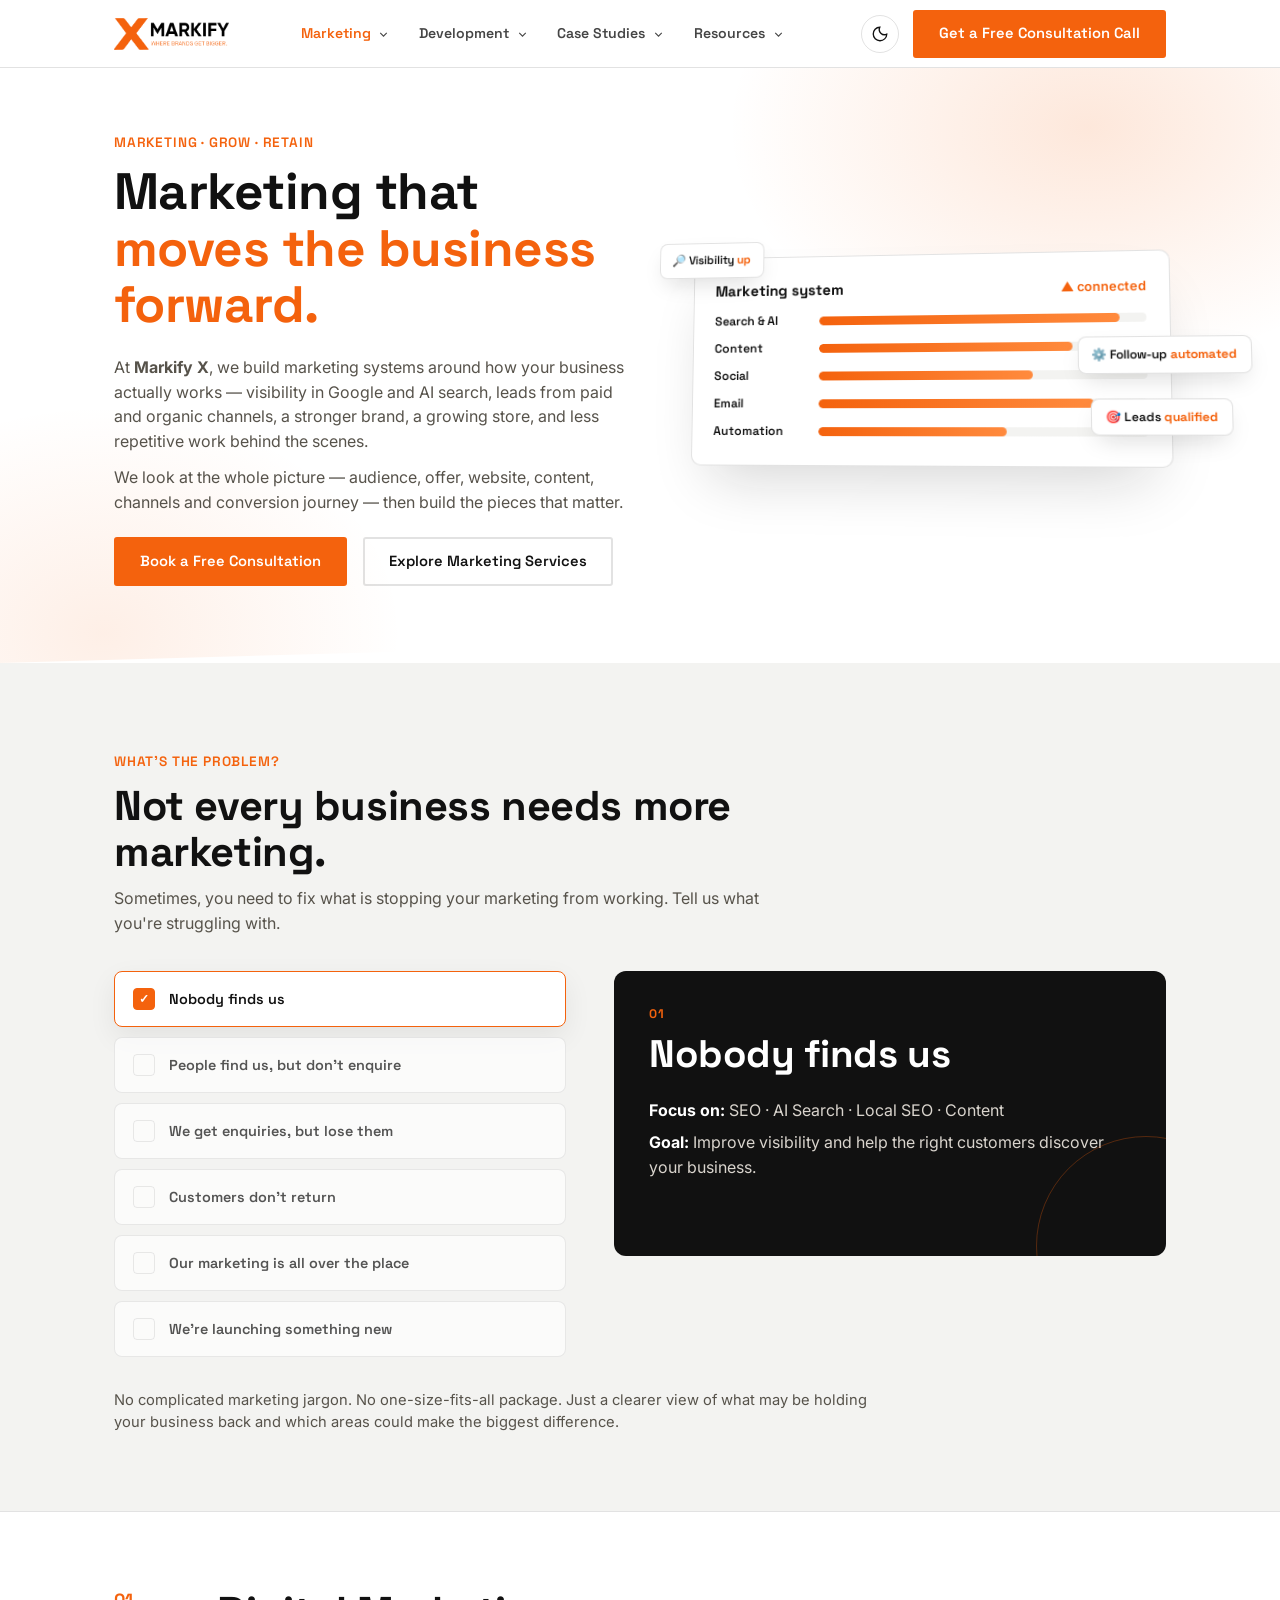
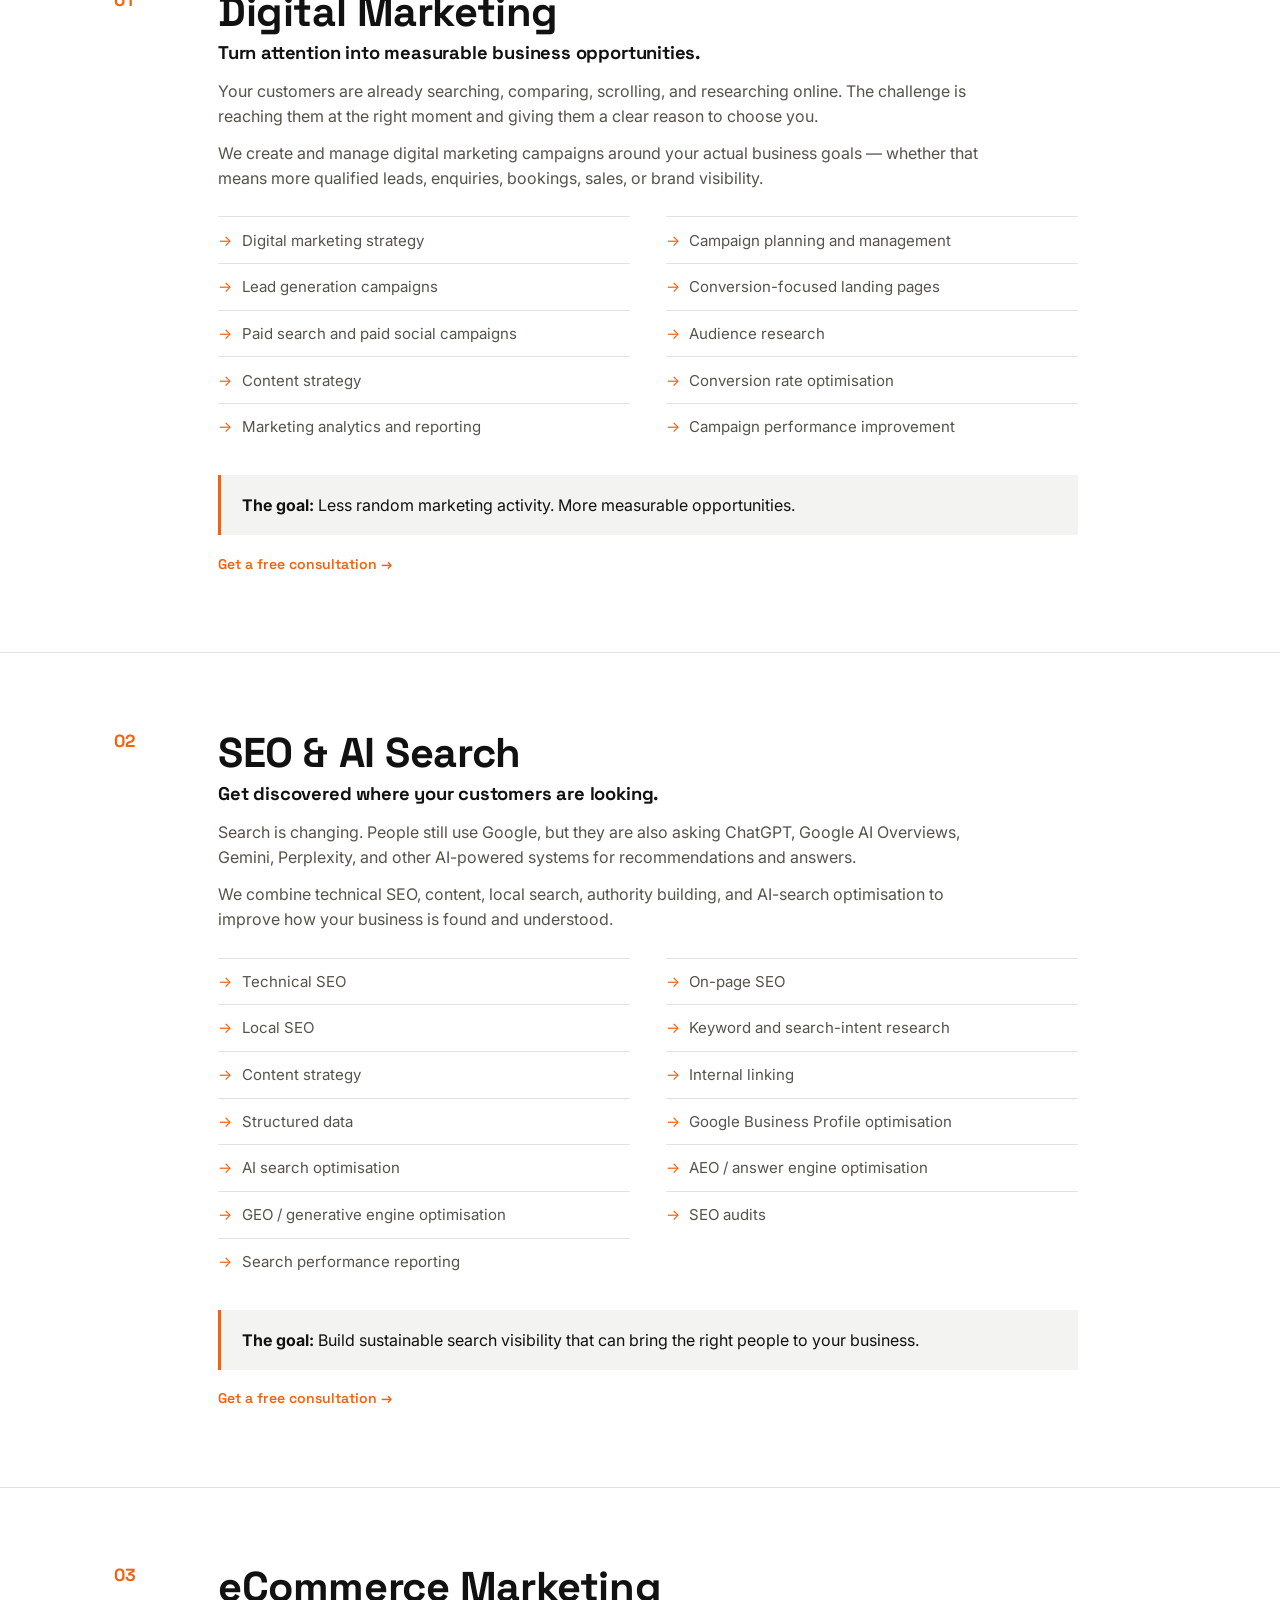
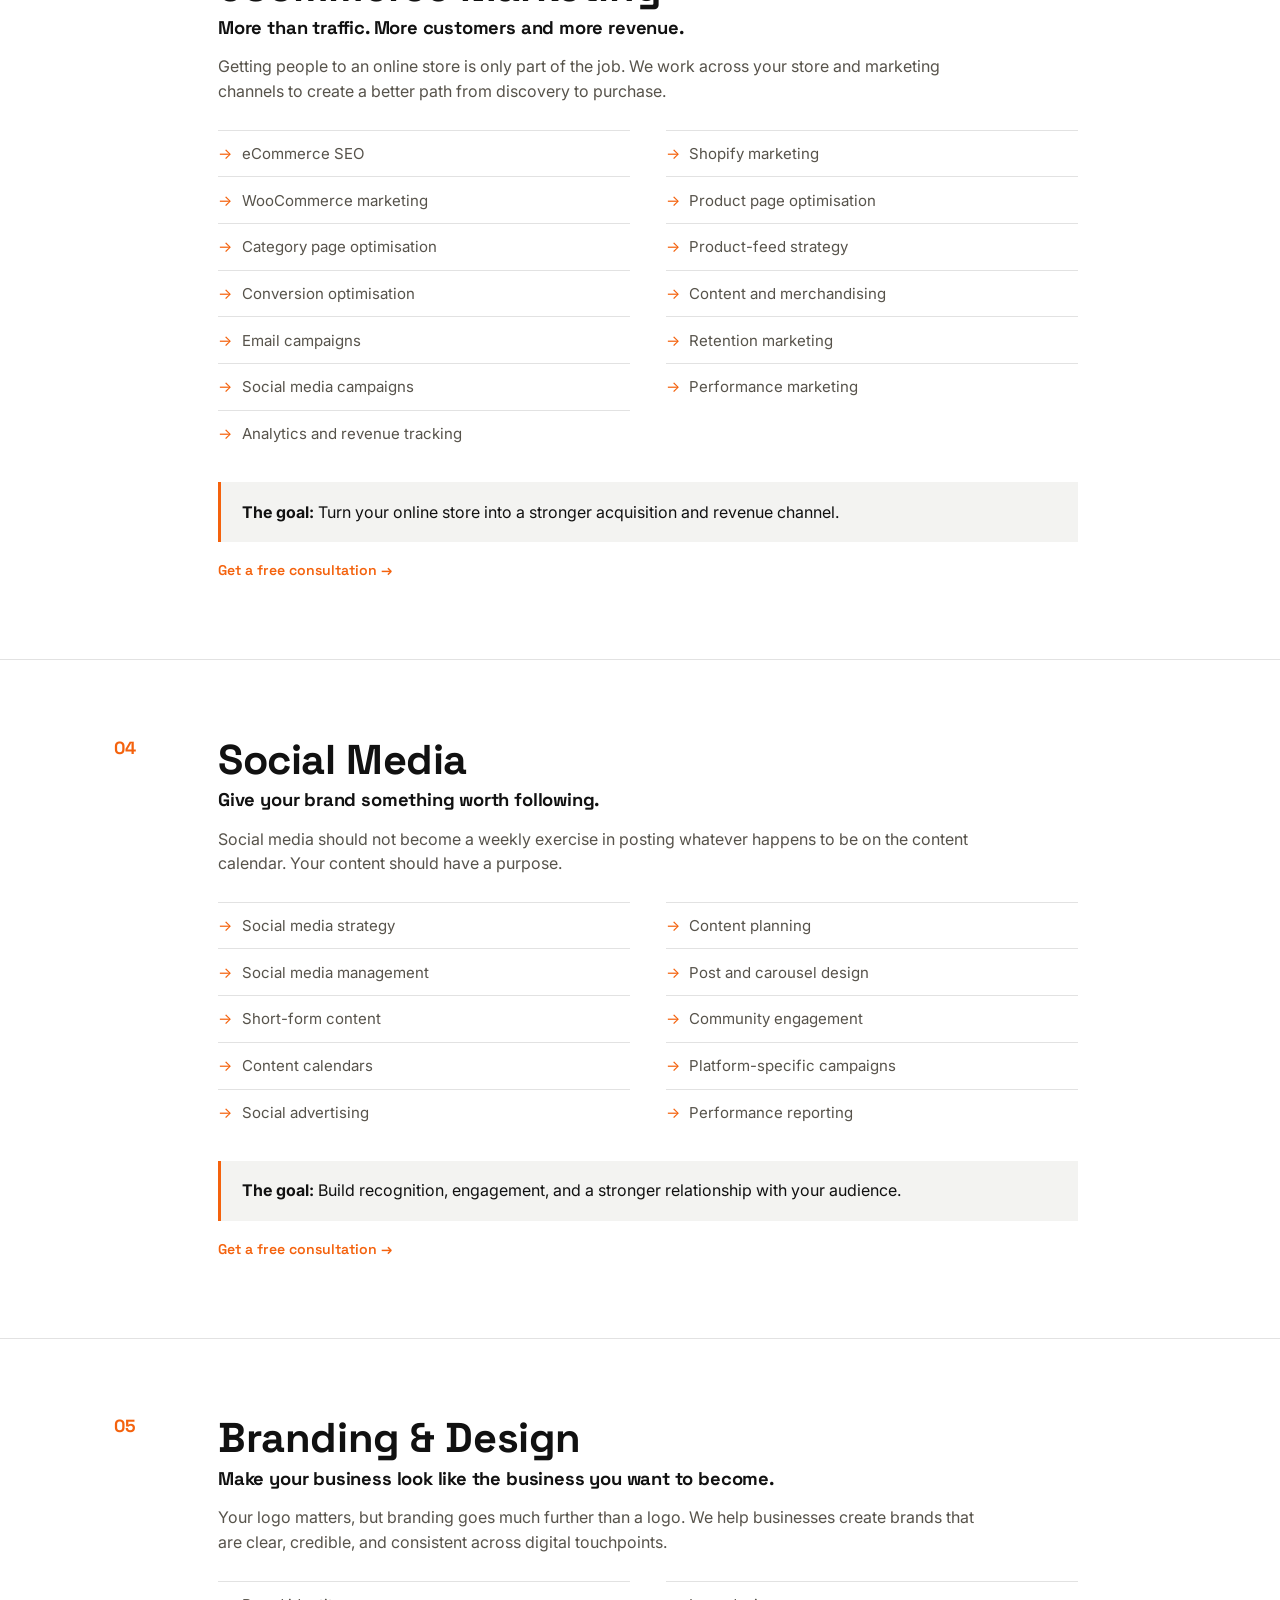
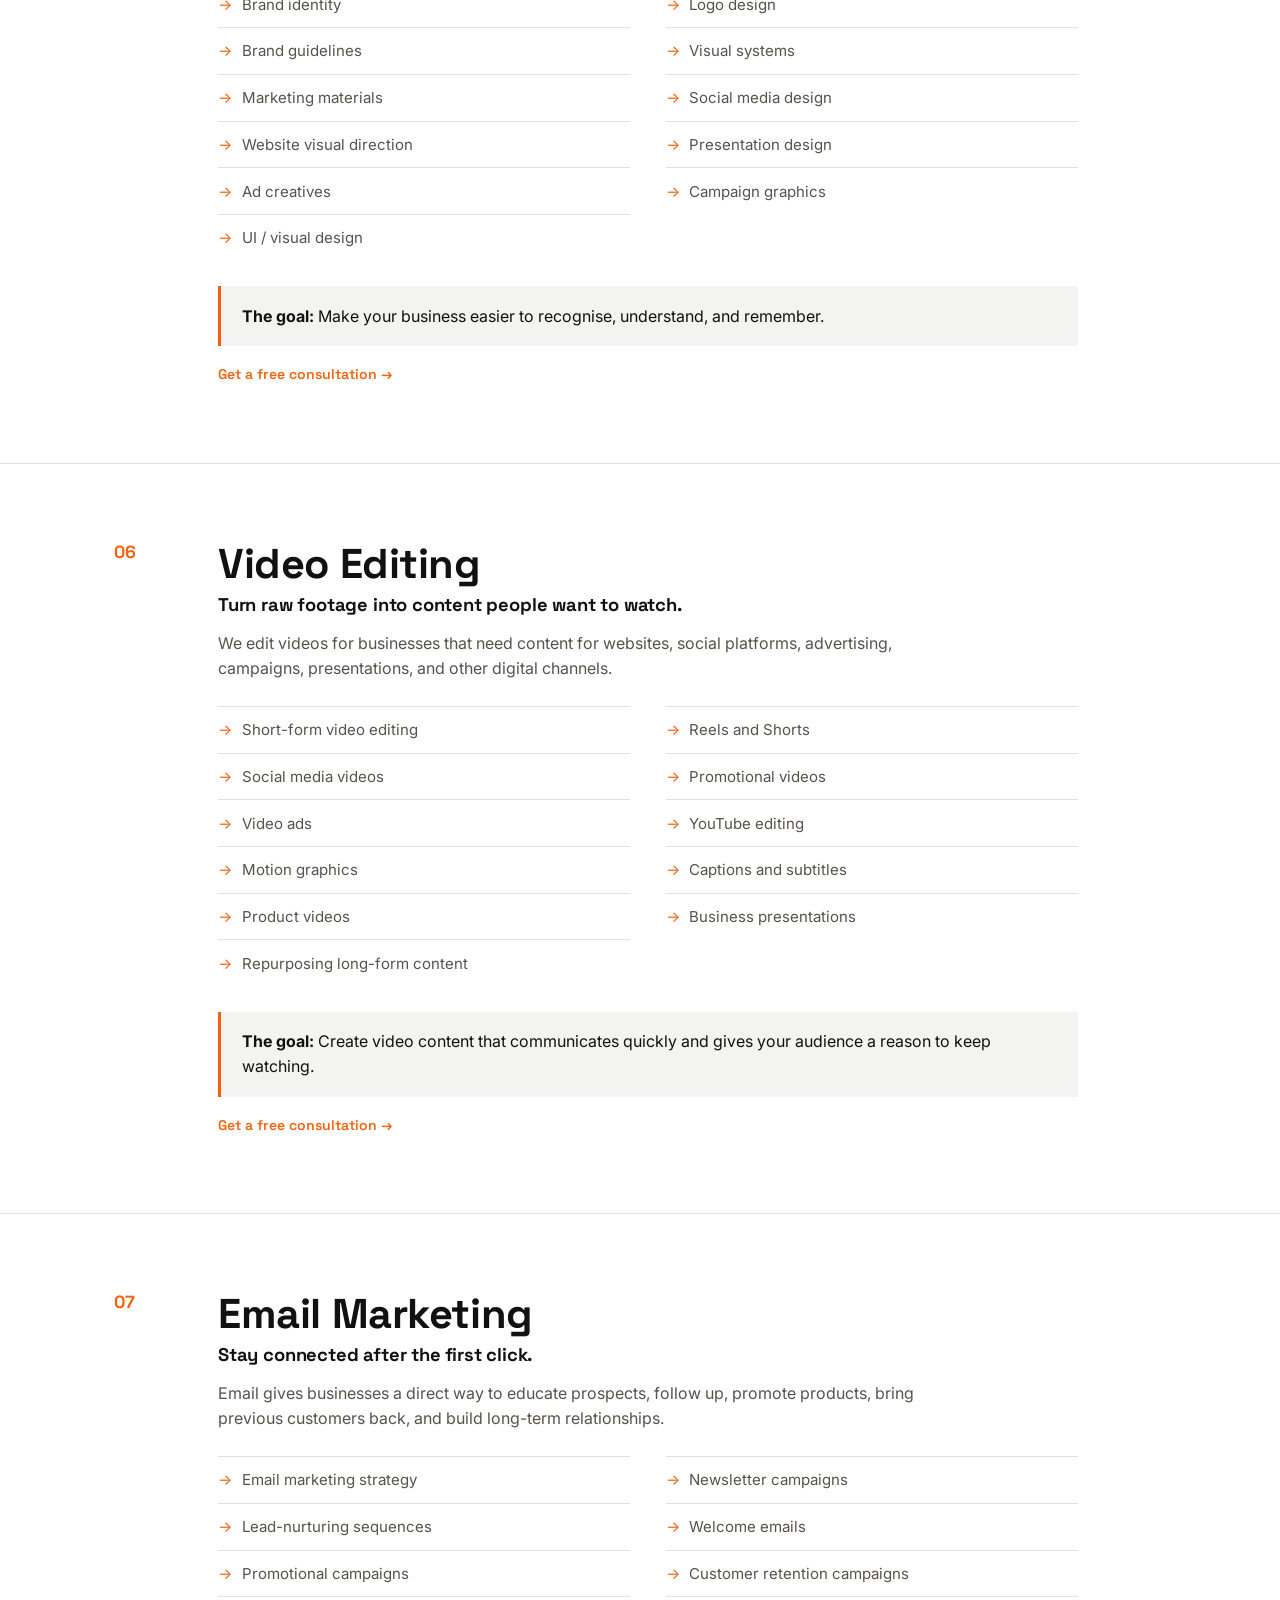
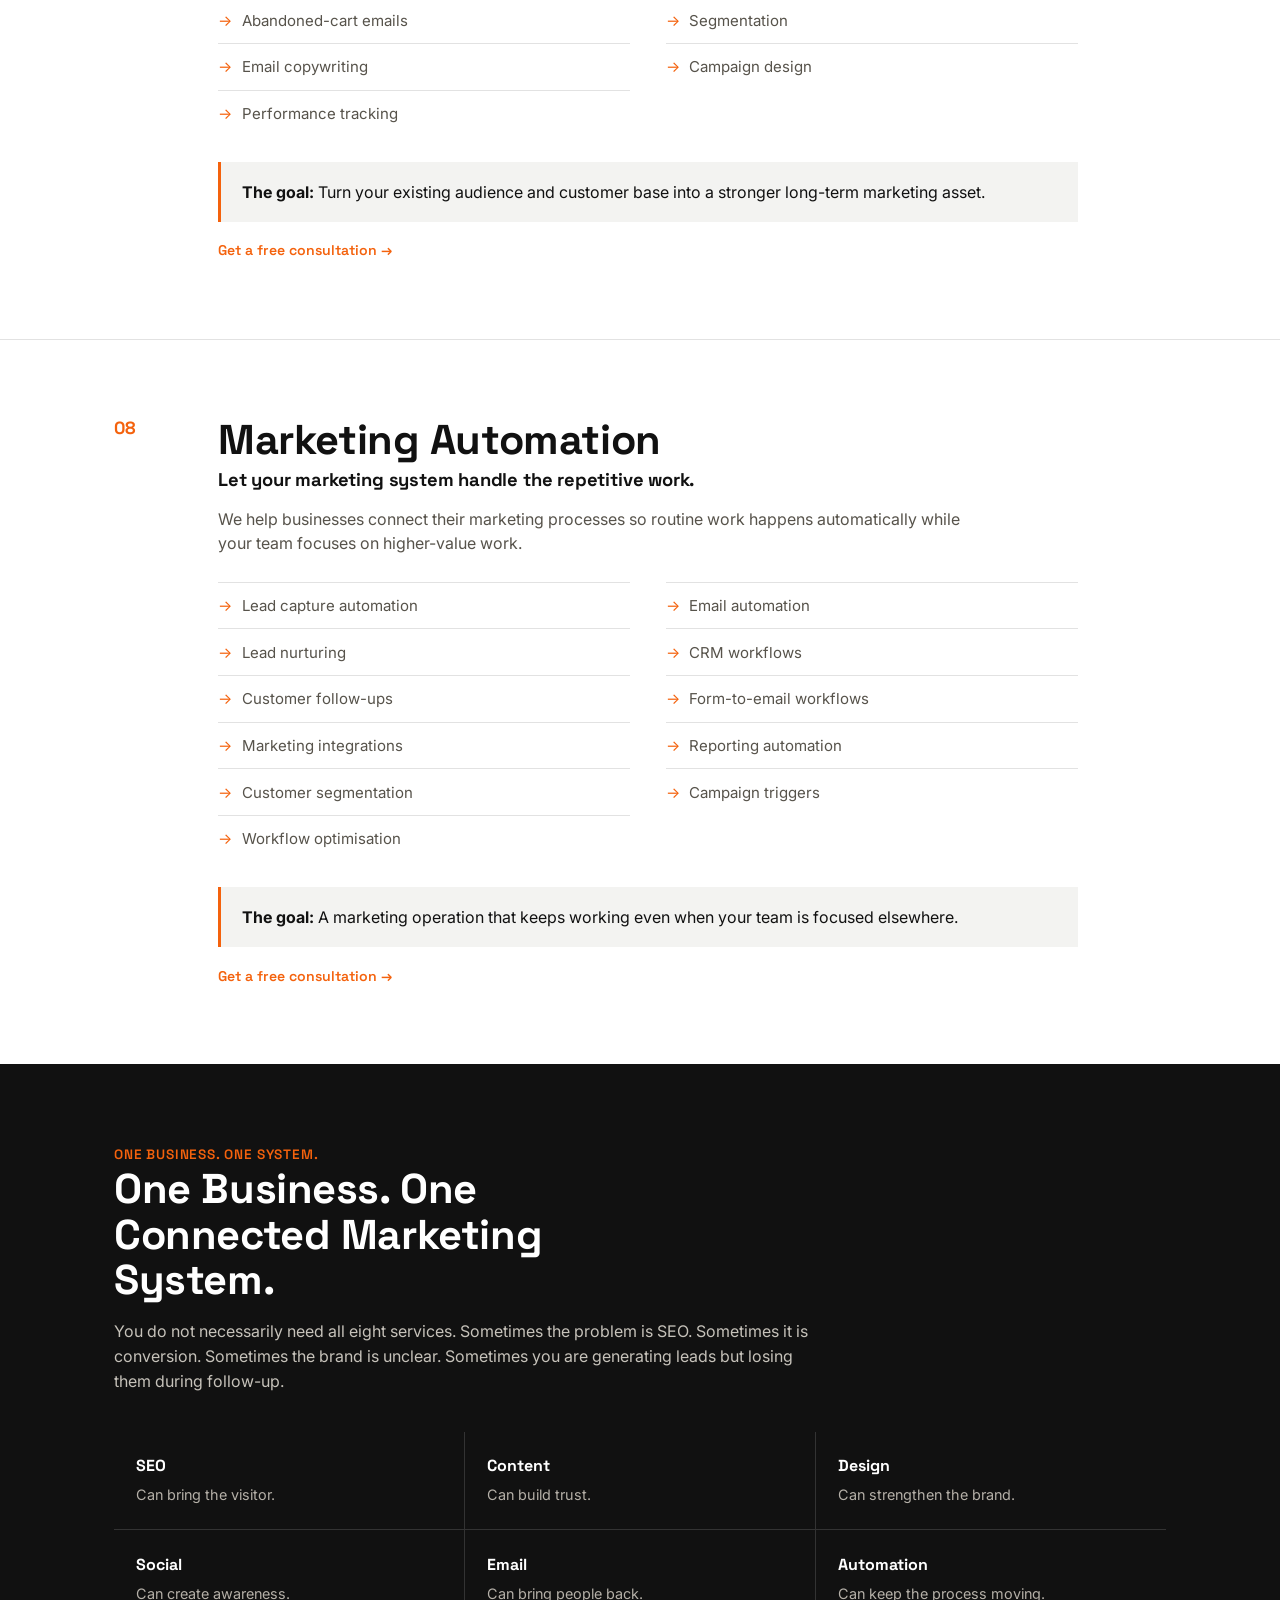
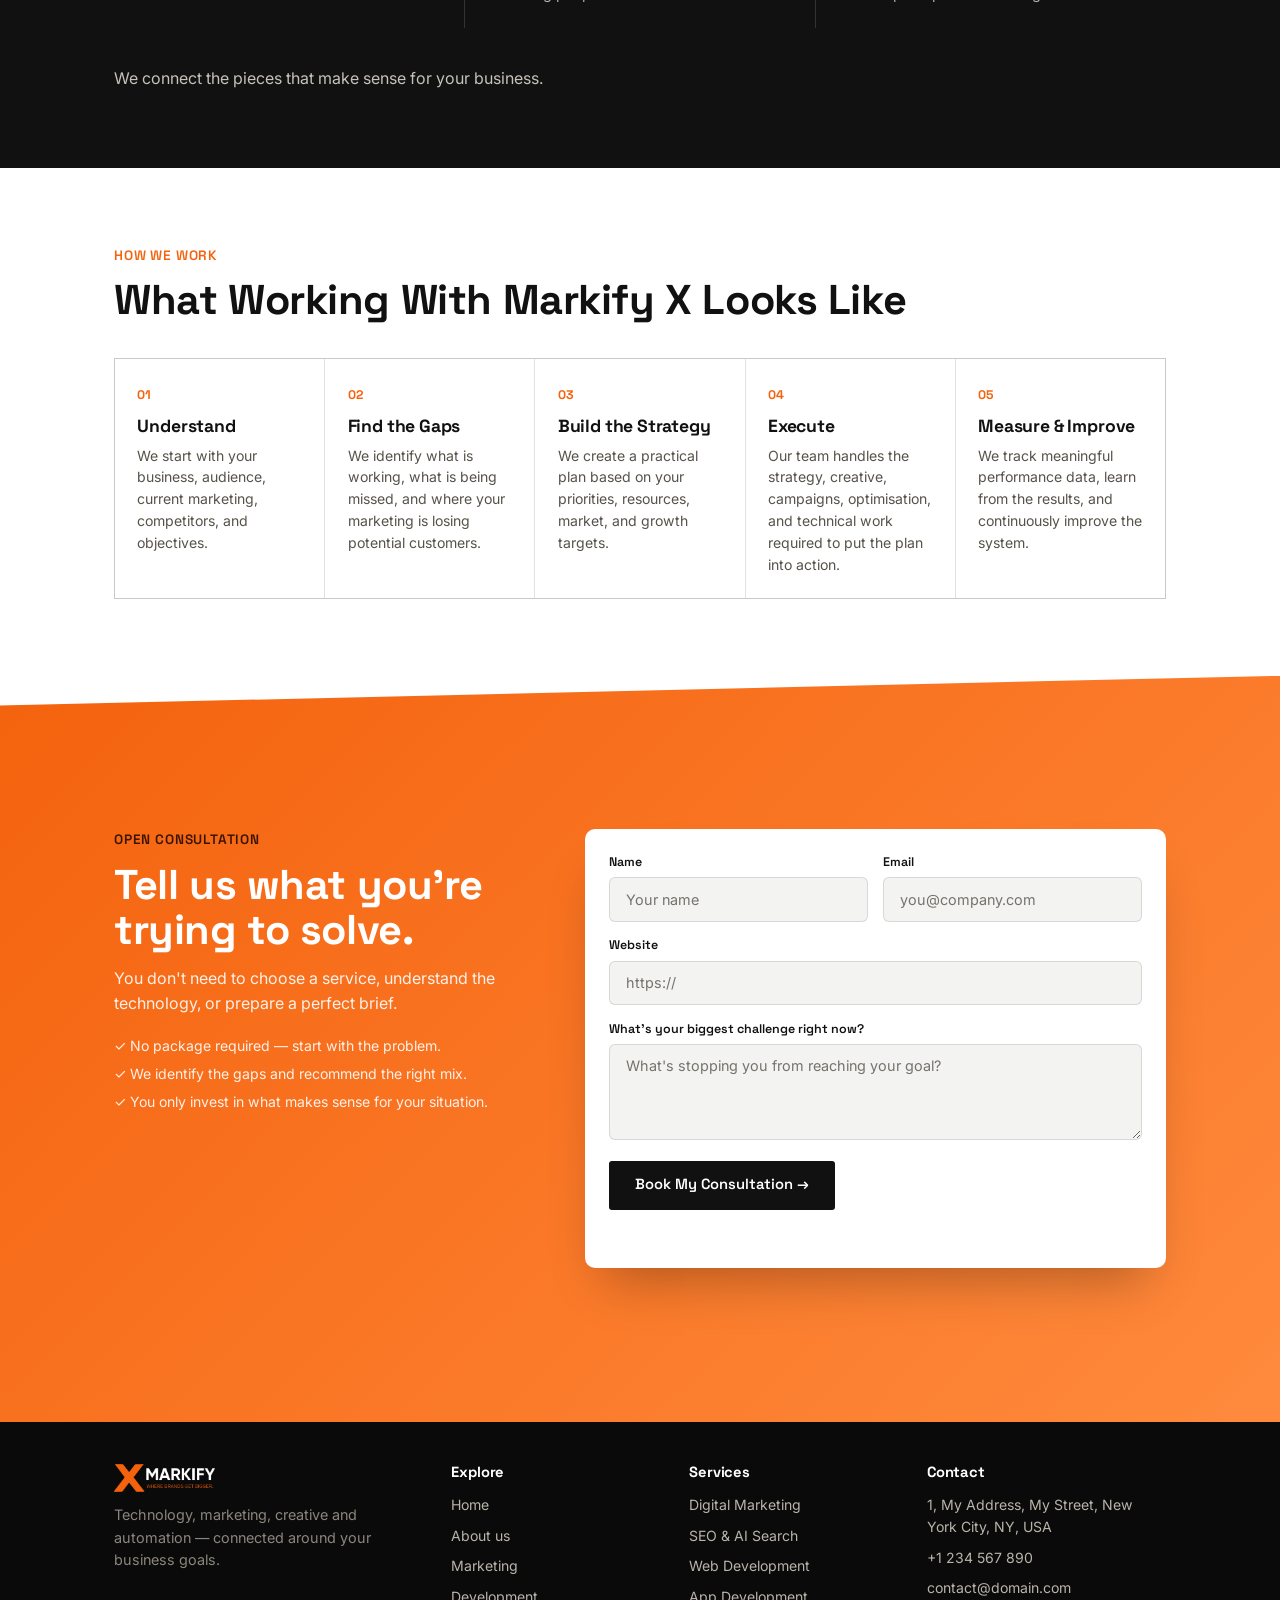
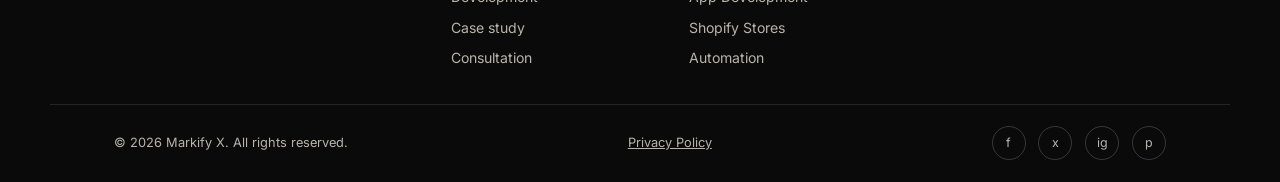
<file: marketing.html>
<!doctype html>
<html lang="en">
<head>
<meta charset="UTF-8">
<meta name="viewport" content="width=device-width, initial-scale=1, viewport-fit=cover">
<title>Marketing Services | Markify X</title>
<meta name="description" content="Markify X marketing services: digital marketing, SEO & AI search, eCommerce, social media, branding, video, email marketing and marketing automation.">
<meta name="robots" content="index, follow">
<meta name="theme-color" content="#F4620D">
<link rel="canonical" href="https://www.markifyx.com/marketing.html">
<meta property="og:type" content="website">
<meta property="og:title" content="Marketing Services | Markify X">
<meta property="og:description" content="Markify X marketing services: digital marketing, SEO & AI search, eCommerce, social media, branding, video, email marketing and marketing automation.">
<meta property="og:image" content="https://www.markifyx.com/assets/logo-light.png">
<meta name="twitter:card" content="summary_large_image">
<link rel="icon" href="assets/favicon.png" type="image/png">
<script>try{if(localStorage.getItem('markify-theme')==='dark')document.documentElement.setAttribute('data-theme','dark')}catch(e){}</script>
<link rel="preconnect" href="https://fonts.googleapis.com">
<link rel="preconnect" href="https://fonts.gstatic.com" crossorigin>
<link href="https://fonts.googleapis.com/css2?family=Space+Grotesk:wght@500;600;700&family=Inter:wght@400;500;600;700&display=swap" rel="stylesheet">
<link rel="stylesheet" href="assets/site.css">
<style>
/* ===== marketing page only ===== */
.bars{display:grid;gap:.75rem;padding-bottom:.4rem}
.bar{display:grid;grid-template-columns:96px 1fr;align-items:center;gap:.8rem;font:600 .78rem 'Space Grotesk',sans-serif}
.bar i{display:block;height:9px;border-radius:5px;background:var(--fog);position:relative;overflow:hidden}
.bar i::after{content:"";position:absolute;inset:0;width:0;background:linear-gradient(90deg,var(--orange),#FF8A3D);border-radius:5px;animation:grow 1.3s cubic-bezier(.22,1,.36,1) .5s forwards}
@keyframes grow{to{width:var(--w)}}
@media(prefers-reduced-motion:reduce){.bar i::after{animation:none;width:var(--w)}}

.problem-section{background:var(--fog)}
.problem-layout{display:grid;grid-template-columns:.9fr 1.1fr;gap:3rem;align-items:start}
.problem-checklist{display:grid;gap:10px}
.problem-option{width:100%;display:flex;align-items:center;gap:14px;text-align:left;background:var(--paper);border:1px solid var(--line);border-radius:8px;color:var(--ink);padding:16px 18px;font:600 .9rem 'Space Grotesk',sans-serif;cursor:pointer;opacity:.7;transition:transform .16s,border-color .16s,opacity .16s,box-shadow .16s}
.problem-option:hover{transform:translateX(4px);border-color:var(--orange);opacity:1}
.problem-option.active{border-color:var(--orange);opacity:1;box-shadow:0 10px 28px rgba(17,17,17,.07)}
.check-box{width:22px;height:22px;border:1px solid var(--line);border-radius:4px;display:grid;place-items:center;flex:0 0 22px;color:transparent;font-size:12px}
.problem-option.active .check-box{background:var(--orange);border-color:var(--orange);color:#fff}
.problem-result{min-height:285px;padding:2.2rem;background:#111;color:#fff;border-radius:12px;position:relative;overflow:hidden}
.problem-result::after{content:"";position:absolute;width:220px;height:220px;border:1px solid rgba(244,98,13,.3);border-radius:50%;right:-90px;bottom:-100px}
.problem-result-number{font:700 .78rem 'Space Grotesk',sans-serif;color:var(--orange);letter-spacing:.08em}
.problem-result h3{font-size:clamp(1.6rem,3vw,2.4rem);margin:.7rem 0 1.4rem;color:#fff}
.problem-result p{color:#D9D4CD;max-width:640px;margin-bottom:.5rem}
.problem-result strong{color:#fff}
:root[data-theme="dark"] .problem-result{background:#1B1918;border:1px solid var(--line)}
.problem-note{margin-top:2rem;max-width:760px;font-size:.92rem}

.service{border-top:1px solid var(--line)}
.service-grid{display:grid;grid-template-columns:72px minmax(0,1fr);gap:2rem;align-items:start}
.service .num{font:700 1.1rem 'Space Grotesk',sans-serif;color:var(--orange)}
.service h2{margin:0 0 .5rem}
.service h3{font-size:1.15rem;margin:0 0 1rem;color:var(--ink)}
.service p{max-width:760px;margin-bottom:.8rem}
.service ul{display:grid;grid-template-columns:repeat(2,minmax(0,1fr));gap:0 2.2rem;list-style:none;margin:1.6rem 0;max-width:860px}
.service li{border-top:1px solid var(--line);padding:.7rem 0;color:var(--slate);font-size:.94rem}
.service li::before{content:"→";color:var(--orange);margin-right:.6rem}
.goal{margin-top:1.2rem;padding:1.1rem 1.3rem;background:var(--fog);border-left:3px solid var(--orange);max-width:860px}
.goal strong{color:var(--ink)}
.service .svc-more{display:inline-flex;margin-top:1.2rem;font:600 .88rem 'Space Grotesk',sans-serif;color:var(--orange);text-decoration:none}
.service .svc-more:hover{text-decoration:underline}
.service:nth-child(even) .goal,.service:nth-child(even){--x:0}

.connected{background:#111;color:#fff}
:root[data-theme="dark"] .connected{background:#1B1918;border-block:1px solid var(--line)}
.connected h2{color:#fff;max-width:20ch;margin-bottom:1rem}
.connected p{color:#C6C2BA;max-width:700px}
.connected .points{display:grid;grid-template-columns:repeat(3,1fr);gap:1px;background:rgba(255,255,255,.14);margin:2.4rem 0}
.points div{background:#111;padding:1.4rem}
:root[data-theme="dark"] .points div{background:#1B1918}
.points b{display:block;color:#fff;font-family:'Space Grotesk',sans-serif;margin-bottom:.2rem}
.points span{color:#B5B0A8;font-size:.9rem}

.process-grid{display:grid;grid-template-columns:repeat(5,1fr);gap:1px;background:var(--line);margin-top:2.2rem;border:1px solid var(--line)}
.process .step{background:var(--paper);padding:1.4rem;min-height:200px}
.process .step b{color:var(--orange);font:700 .78rem 'Space Grotesk',sans-serif}
.process .step h3{margin:.7rem 0 .5rem;font-size:1.1rem}
.process .step p{font-size:.88rem}

@media(max-width:1020px){.process-grid{grid-template-columns:repeat(2,1fr)}}
@media(max-width:900px){
  .problem-layout{grid-template-columns:1fr;gap:1.6rem}
  .service-grid{grid-template-columns:44px minmax(0,1fr);gap:1rem}
  .service ul{grid-template-columns:1fr}
  .connected .points{grid-template-columns:1fr 1fr}
}
@media(max-width:560px){
  .problem-result{padding:1.4rem;min-height:0}
  .problem-option{padding:14px 12px;font-size:.84rem;gap:10px}
  .service-grid{grid-template-columns:1fr;gap:.3rem}
  .service .num{font-size:.9rem}
  .connected .points,.process-grid{grid-template-columns:1fr}
  .process .step{min-height:0}
  .bar{grid-template-columns:82px 1fr}
}

</style>
</head>
<body data-page="marketing">
<a class="skip-link" href="#main">Skip to content</a>
<header class="site-header">
  <nav class="nav wrap" aria-label="Primary">
    <a class="brand" href="index.html" aria-label="Markify X — home">
      <img class="logo-l" src="assets/logo-light.png" width="120" height="33" alt="Markify X">
      <img class="logo-d" src="assets/logo-dark.png" width="120" height="33" alt="" aria-hidden="true">
    </a>
    <ul class="navlinks" id="navlinks">
      <li class="has-dropdown" data-nav="marketing"><div class="nav-row"><a class="nav-top" href="marketing.html">Marketing</a><button class="nav-caret" type="button" aria-label="Marketing submenu" aria-haspopup="true" aria-expanded="false"><svg viewBox="0 0 24 24" fill="none" stroke="currentColor" stroke-width="2" aria-hidden="true"><path d="M6 9l6 6 6-6"/></svg></button></div><div class="dropdown cols2"><a class="dd-all" href="marketing.html">All Marketing Services</a><a href="marketing.html#digital-marketing">Digital Marketing</a><a href="marketing.html#seo">SEO &amp; AI Search</a><a href="marketing.html#ecommerce">eCommerce Marketing</a><a href="marketing.html#social">Social Media</a><a href="marketing.html#branding">Branding &amp; Design</a><a href="marketing.html#video">Video Editing</a><a href="marketing.html#email">Email Marketing</a><a href="marketing.html#automation">Marketing Automation</a></div></li>
      <li class="has-dropdown" data-nav="development"><div class="nav-row"><a class="nav-top" href="development.html">Development</a><button class="nav-caret" type="button" aria-label="Development submenu" aria-haspopup="true" aria-expanded="false"><svg viewBox="0 0 24 24" fill="none" stroke="currentColor" stroke-width="2" aria-hidden="true"><path d="M6 9l6 6 6-6"/></svg></button></div><div class="dropdown"><a class="dd-all" href="development.html">All Development Services</a><a href="development.html#web">Web Development</a><a href="development.html#app">App Development</a><a href="development.html#saas">SaaS Development</a><a href="development.html#custom">Custom Software</a><a href="development.html#shopify">eCommerce &amp; Shopify Stores</a><a href="development.html#integrations">APIs, Integrations &amp; Automation</a></div></li>
      <li class="has-dropdown" data-nav="case" data-spy="about case difference"><div class="nav-row"><a class="nav-top" href="index.html#case">Case Studies</a><button class="nav-caret" type="button" aria-label="Case Studies submenu" aria-haspopup="true" aria-expanded="false"><svg viewBox="0 0 24 24" fill="none" stroke="currentColor" stroke-width="2" aria-hidden="true"><path d="M6 9l6 6 6-6"/></svg></button></div><div class="dropdown"><a href="index.html#about">About Us</a><a href="index.html#case">Case Study</a><a href="index.html#difference">Our Approach</a></div></li>
      <li class="has-dropdown align-right" data-nav="resources" data-spy="needs faq blog"><div class="nav-row"><a class="nav-top" href="index.html#blog">Resources</a><button class="nav-caret" type="button" aria-label="Resources submenu" aria-haspopup="true" aria-expanded="false"><svg viewBox="0 0 24 24" fill="none" stroke="currentColor" stroke-width="2" aria-hidden="true"><path d="M6 9l6 6 6-6"/></svg></button></div><div class="dropdown"><a href="index.html#blog">Blog</a><a href="index.html#needs">Analysis Tools</a><a href="faq.html">FAQ</a></div></li>
      <li class="mobile-cta"><a class="btn alt" href="#contact">Get a Free Consultation Call</a></li>
    </ul>
    <div class="navcta">
      <button class="theme-toggle" id="themeToggle" type="button" aria-label="Toggle dark theme">
        <svg class="i-moon" viewBox="0 0 24 24" fill="none" stroke="currentColor" stroke-width="1.8" aria-hidden="true"><path d="M21 12.3A9 9 0 1111.7 3 7 7 0 0021 12.3z"/></svg>
        <svg class="i-sun" viewBox="0 0 24 24" fill="none" stroke="currentColor" stroke-width="1.8" aria-hidden="true"><circle cx="12" cy="12" r="4.5"/><path d="M12 2v3M12 19v3M4.2 4.2l2.1 2.1M17.7 17.7l2.1 2.1M2 12h3M19 12h3M4.2 19.8l2.1-2.1M17.7 6.3l2.1-2.1"/></svg>
      </button>
      <a class="btn alt" href="#contact">Get a Free Consultation Call</a>
      <button class="burger" id="burger" type="button" aria-label="Open menu" aria-expanded="false" aria-controls="navlinks"><span></span><span></span><span></span></button>
    </div>
  </nav>
</header>

<main id="main">
<section class="hero">
  <div class="wrap">
    <div>
      <p class="eyebrow">MARKETING · GROW · RETAIN</p>
      <h1 class="kinetic-h1"><span class="kline">Marketing that</span><span class="kline"><em>moves the business forward.</em></span></h1>
      <p class="hero-lead">At <strong>Markify X</strong>, we build marketing systems around how your business actually works — visibility in Google and AI search, leads from paid and organic channels, a stronger brand, a growing store, and less repetitive work behind the scenes.</p>
      <p class="hero-lead" style="margin-top:.7rem">We look at the whole picture — audience, offer, website, content, channels and conversion journey — then build the pieces that matter.</p>
      <div class="hero-ctas">
        <a class="btn alt" href="#contact">Book a Free Consultation</a>
        <a class="btn ghost" href="#services">Explore Marketing Services</a>
      </div>
    </div>
    <div class="hero-visual" id="tiltPanel">
      <div class="panel">
        <div class="panel-head"><b>Marketing system</b><span>▲ connected</span></div>
        <div class="bars">
          <div class="bar" style="--w:92%"><span>Search &amp; AI</span><i></i></div>
          <div class="bar" style="--w:78%"><span>Content</span><i></i></div>
          <div class="bar" style="--w:66%"><span>Social</span><i></i></div>
          <div class="bar" style="--w:84%"><span>Email</span><i></i></div>
          <div class="bar" style="--w:58%"><span>Automation</span><i></i></div>
        </div>
        <div class="chips">
          <div class="chip c1">🔎 <span>Visibility <b>up</b></span></div>
          <div class="chip c2">🎯 <span>Leads <b>qualified</b></span></div>
          <div class="chip c3">⚙️ <span>Follow-up <b>automated</b></span></div>
        </div>
      </div>
    </div>
  </div>
</section>

<section class="problem-section" id="problem">
  <div class="wrap">
    <div class="section-head reveal">
      <p class="eyebrow">WHAT'S THE PROBLEM?</p>
      <h2>Not every business needs more marketing.</h2>
      <p>Sometimes, you need to fix what is stopping your marketing from working. Tell us what you're struggling with.</p>
    </div>
    <div class="problem-layout">
      <div class="problem-checklist">
        <button class="problem-option active" type="button" data-problem="1"><span class="check-box">✓</span><span>Nobody finds us</span></button>
        <button class="problem-option" type="button" data-problem="2"><span class="check-box">✓</span><span>People find us, but don't enquire</span></button>
        <button class="problem-option" type="button" data-problem="3"><span class="check-box">✓</span><span>We get enquiries, but lose them</span></button>
        <button class="problem-option" type="button" data-problem="4"><span class="check-box">✓</span><span>Customers don't return</span></button>
        <button class="problem-option" type="button" data-problem="5"><span class="check-box">✓</span><span>Our marketing is all over the place</span></button>
        <button class="problem-option" type="button" data-problem="6"><span class="check-box">✓</span><span>We're launching something new</span></button>
      </div>
      <div class="problem-result" id="problemResult">
        <div class="problem-result-number">01</div>
        <h3>Nobody finds us</h3>
        <p><strong>Focus on:</strong> SEO · AI Search · Local SEO · Content</p>
        <p><strong>Goal:</strong> Improve visibility and help the right customers discover your business.</p>
      </div>
    </div>
    <p class="problem-note">No complicated marketing jargon. No one-size-fits-all package. Just a clearer view of what may be holding your business back and which areas could make the biggest difference.</p>
  </div>
</section>

<div id="services">
<section class="service" id="digital-marketing">
  <div class="wrap service-grid reveal">
    <div class="num">01</div>
    <div>
      <h2>Digital Marketing</h2>
      <h3>Turn attention into measurable business opportunities.</h3>
      <p>Your customers are already searching, comparing, scrolling, and researching online. The challenge is reaching them at the right moment and giving them a clear reason to choose you.</p><p>We create and manage digital marketing campaigns around your actual business goals — whether that means more qualified leads, enquiries, bookings, sales, or brand visibility.</p>
      <ul><li>Digital marketing strategy</li><li>Campaign planning and management</li><li>Lead generation campaigns</li><li>Conversion-focused landing pages</li><li>Paid search and paid social campaigns</li><li>Audience research</li><li>Content strategy</li><li>Conversion rate optimisation</li><li>Marketing analytics and reporting</li><li>Campaign performance improvement</li></ul>
      <div class="goal"><strong>The goal:</strong> Less random marketing activity. More measurable opportunities.</div>
      <a class="svc-more" href="#contact">Get a free consultation →</a>
    </div>
  </div>
</section>
<section class="service" id="seo">
  <div class="wrap service-grid reveal">
    <div class="num">02</div>
    <div>
      <h2>SEO &amp; AI Search</h2>
      <h3>Get discovered where your customers are looking.</h3>
      <p>Search is changing. People still use Google, but they are also asking ChatGPT, Google AI Overviews, Gemini, Perplexity, and other AI-powered systems for recommendations and answers.</p><p>We combine technical SEO, content, local search, authority building, and AI-search optimisation to improve how your business is found and understood.</p>
      <ul><li>Technical SEO</li><li>On-page SEO</li><li>Local SEO</li><li>Keyword and search-intent research</li><li>Content strategy</li><li>Internal linking</li><li>Structured data</li><li>Google Business Profile optimisation</li><li>AI search optimisation</li><li>AEO / answer engine optimisation</li><li>GEO / generative engine optimisation</li><li>SEO audits</li><li>Search performance reporting</li></ul>
      <div class="goal"><strong>The goal:</strong> Build sustainable search visibility that can bring the right people to your business.</div>
      <a class="svc-more" href="#contact">Get a free consultation →</a>
    </div>
  </div>
</section>
<section class="service" id="ecommerce">
  <div class="wrap service-grid reveal">
    <div class="num">03</div>
    <div>
      <h2>eCommerce Marketing</h2>
      <h3>More than traffic. More customers and more revenue.</h3>
      <p>Getting people to an online store is only part of the job. We work across your store and marketing channels to create a better path from discovery to purchase.</p>
      <ul><li>eCommerce SEO</li><li>Shopify marketing</li><li>WooCommerce marketing</li><li>Product page optimisation</li><li>Category page optimisation</li><li>Product-feed strategy</li><li>Conversion optimisation</li><li>Content and merchandising</li><li>Email campaigns</li><li>Retention marketing</li><li>Social media campaigns</li><li>Performance marketing</li><li>Analytics and revenue tracking</li></ul>
      <div class="goal"><strong>The goal:</strong> Turn your online store into a stronger acquisition and revenue channel.</div>
      <a class="svc-more" href="#contact">Get a free consultation →</a>
    </div>
  </div>
</section>
<section class="service" id="social">
  <div class="wrap service-grid reveal">
    <div class="num">04</div>
    <div>
      <h2>Social Media</h2>
      <h3>Give your brand something worth following.</h3>
      <p>Social media should not become a weekly exercise in posting whatever happens to be on the content calendar. Your content should have a purpose.</p>
      <ul><li>Social media strategy</li><li>Content planning</li><li>Social media management</li><li>Post and carousel design</li><li>Short-form content</li><li>Community engagement</li><li>Content calendars</li><li>Platform-specific campaigns</li><li>Social advertising</li><li>Performance reporting</li></ul>
      <div class="goal"><strong>The goal:</strong> Build recognition, engagement, and a stronger relationship with your audience.</div>
      <a class="svc-more" href="#contact">Get a free consultation →</a>
    </div>
  </div>
</section>
<section class="service" id="branding">
  <div class="wrap service-grid reveal">
    <div class="num">05</div>
    <div>
      <h2>Branding &amp; Design</h2>
      <h3>Make your business look like the business you want to become.</h3>
      <p>Your logo matters, but branding goes much further than a logo. We help businesses create brands that are clear, credible, and consistent across digital touchpoints.</p>
      <ul><li>Brand identity</li><li>Logo design</li><li>Brand guidelines</li><li>Visual systems</li><li>Marketing materials</li><li>Social media design</li><li>Website visual direction</li><li>Presentation design</li><li>Ad creatives</li><li>Campaign graphics</li><li>UI / visual design</li></ul>
      <div class="goal"><strong>The goal:</strong> Make your business easier to recognise, understand, and remember.</div>
      <a class="svc-more" href="#contact">Get a free consultation →</a>
    </div>
  </div>
</section>
<section class="service" id="video">
  <div class="wrap service-grid reveal">
    <div class="num">06</div>
    <div>
      <h2>Video Editing</h2>
      <h3>Turn raw footage into content people want to watch.</h3>
      <p>We edit videos for businesses that need content for websites, social platforms, advertising, campaigns, presentations, and other digital channels.</p>
      <ul><li>Short-form video editing</li><li>Reels and Shorts</li><li>Social media videos</li><li>Promotional videos</li><li>Video ads</li><li>YouTube editing</li><li>Motion graphics</li><li>Captions and subtitles</li><li>Product videos</li><li>Business presentations</li><li>Repurposing long-form content</li></ul>
      <div class="goal"><strong>The goal:</strong> Create video content that communicates quickly and gives your audience a reason to keep watching.</div>
      <a class="svc-more" href="#contact">Get a free consultation →</a>
    </div>
  </div>
</section>
<section class="service" id="email">
  <div class="wrap service-grid reveal">
    <div class="num">07</div>
    <div>
      <h2>Email Marketing</h2>
      <h3>Stay connected after the first click.</h3>
      <p>Email gives businesses a direct way to educate prospects, follow up, promote products, bring previous customers back, and build long-term relationships.</p>
      <ul><li>Email marketing strategy</li><li>Newsletter campaigns</li><li>Lead-nurturing sequences</li><li>Welcome emails</li><li>Promotional campaigns</li><li>Customer retention campaigns</li><li>Abandoned-cart emails</li><li>Segmentation</li><li>Email copywriting</li><li>Campaign design</li><li>Performance tracking</li></ul>
      <div class="goal"><strong>The goal:</strong> Turn your existing audience and customer base into a stronger long-term marketing asset.</div>
      <a class="svc-more" href="#contact">Get a free consultation →</a>
    </div>
  </div>
</section>
<section class="service" id="automation">
  <div class="wrap service-grid reveal">
    <div class="num">08</div>
    <div>
      <h2>Marketing Automation</h2>
      <h3>Let your marketing system handle the repetitive work.</h3>
      <p>We help businesses connect their marketing processes so routine work happens automatically while your team focuses on higher-value work.</p>
      <ul><li>Lead capture automation</li><li>Email automation</li><li>Lead nurturing</li><li>CRM workflows</li><li>Customer follow-ups</li><li>Form-to-email workflows</li><li>Marketing integrations</li><li>Reporting automation</li><li>Customer segmentation</li><li>Campaign triggers</li><li>Workflow optimisation</li></ul>
      <div class="goal"><strong>The goal:</strong> A marketing operation that keeps working even when your team is focused elsewhere.</div>
      <a class="svc-more" href="#contact">Get a free consultation →</a>
    </div>
  </div>
</section>
</div>

<section class="connected"><div class="wrap"><span class="eyebrow">ONE BUSINESS. ONE SYSTEM.</span><h2>One Business. One Connected Marketing System.</h2><p>You do not necessarily need all eight services. Sometimes the problem is SEO. Sometimes it is conversion. Sometimes the brand is unclear. Sometimes you are generating leads but losing them during follow-up.</p><div class="points"><div><b>SEO</b><span>Can bring the visitor.</span></div><div><b>Content</b><span>Can build trust.</span></div><div><b>Design</b><span>Can strengthen the brand.</span></div><div><b>Social</b><span>Can create awareness.</span></div><div><b>Email</b><span>Can bring people back.</span></div><div><b>Automation</b><span>Can keep the process moving.</span></div></div><p>We connect the pieces that make sense for your business.</p></div></section>

<section class="process" id="process"><div class="wrap"><p class="eyebrow">HOW WE WORK</p><h2>What Working With Markify X Looks Like</h2><div class="process-grid">
<div class="step"><b>01</b><h3>Understand</h3><p>We start with your business, audience, current marketing, competitors, and objectives.</p></div><div class="step"><b>02</b><h3>Find the Gaps</h3><p>We identify what is working, what is being missed, and where your marketing is losing potential customers.</p></div><div class="step"><b>03</b><h3>Build the Strategy</h3><p>We create a practical plan based on your priorities, resources, market, and growth targets.</p></div><div class="step"><b>04</b><h3>Execute</h3><p>Our team handles the strategy, creative, campaigns, optimisation, and technical work required to put the plan into action.</p></div><div class="step"><b>05</b><h3>Measure & Improve</h3><p>We track meaningful performance data, learn from the results, and continuously improve the system.</p></div>
</div></div></section>

<section id="contact" class="contact">
    <div class="wrap contact-grid">
      <div class="reveal">
        <p class="eyebrow">OPEN CONSULTATION</p>
        <h2>Tell us what you're trying to solve.</h2>
        <p style="margin-top:.8rem">You don't need to choose a service, understand the technology, or prepare a perfect brief.</p>
        <ul class="hint"><li>✓ No package required — start with the problem.</li><li>✓ We identify the gaps and recommend the right mix.</li><li>✓ You only invest in what makes sense for your situation.</li></ul>
      </div>
      <form data-contact-form novalidate>
        <div class="row2">
          <div><label class="fl" for="f-name">Name</label><input id="f-name" type="text" name="name" placeholder="Your name" autocomplete="name" required></div>
          <div><label class="fl" for="f-email">Email</label><input id="f-email" type="email" name="email" placeholder="you@company.com" autocomplete="email" required></div>
        </div>
        <div><label class="fl" for="f-web">Website</label><input id="f-web" type="url" name="website" placeholder="https://" autocomplete="url"></div>
        <div><label class="fl" for="f-msg">What's your biggest challenge right now?</label><textarea id="f-msg" name="challenge" rows="3" placeholder="What's stopping you from reaching your goal?"></textarea></div>
        <button class="btn alt" type="submit">Book My Consultation →</button>
        <p class="form-msg" role="status" aria-live="polite">Not sure where to start? Just tell us the problem.</p>
      </form>
    </div>
  </section>
</main>

<footer class="site-footer">
  <div class="wrap foot-grid">
    <div>
      <a href="index.html" aria-label="Markify X — home"><img src="assets/logo-dark.png" width="100" height="28" alt="Markify X"></a>
      <p>Technology, marketing, creative and automation — connected around your business goals.</p>
    </div>
    <div><h4>Explore</h4><ul>
      <li><a href="index.html">Home</a></li>
      <li><a href="index.html#about">About us</a></li>
      <li><a href="marketing.html">Marketing</a></li>
      <li><a href="development.html">Development</a></li>
      <li><a href="index.html#case">Case study</a></li>
      <li><a href="#contact">Consultation</a></li>
    </ul></div>
    <div><h4>Services</h4><ul>
      <li><a href="marketing.html#digital-marketing">Digital Marketing</a></li>
      <li><a href="marketing.html#seo">SEO &amp; AI Search</a></li>
      <li><a href="development.html#web">Web Development</a></li>
      <li><a href="development.html#app">App Development</a></li>
      <li><a href="development.html#shopify">Shopify Stores</a></li>
      <li><a href="marketing.html#automation">Automation</a></li>
    </ul></div>
    <div><h4>Contact</h4><ul>
      <li>1, My Address, My Street, New York City, NY, USA</li>
      <li><a href="tel:+1234567890">+1 234 567 890</a></li>
      <li><a href="mailto:contact@domain.com">contact@domain.com</a></li>
    </ul></div>
  </div>
  <div class="wrap foot-bottom">
    <span>© 2026 Markify X. All rights reserved.</span>
    <a href="privacy-policy.html">Privacy Policy</a>
    <div class="socials" aria-label="Social media links"><a href="#" aria-label="Facebook">f</a><a href="#" aria-label="X / Twitter">x</a><a href="#" aria-label="Instagram">ig</a><a href="#" aria-label="Pinterest">p</a></div>
  </div>
</footer>

<script src="assets/site.js" defer></script>
<script>
(function(){
  var data={
    1:{title:'Nobody finds us',focus:'SEO · AI Search · Local SEO · Content',goal:'Improve visibility and help the right customers discover your business.'},
    2:{title:"People find us, but don't enquire",focus:'Website · UX · Conversion Optimization · Branding',goal:'Turn existing attention and website visits into more enquiries.'},
    3:{title:'We get enquiries, but lose them',focus:'CRM · Email Marketing · Automation · Lead Management',goal:'Respond faster, follow up consistently, and reduce lost opportunities.'},
    4:{title:"Customers don't return",focus:'Email Marketing · Automation · Content · Customer Retention',goal:'Build stronger relationships and give existing customers reasons to come back.'},
    5:{title:'Our marketing is all over the place',focus:'Strategy · Branding · Digital Marketing · Analytics · Automation',goal:'Connect your channels into one clear marketing system.'},
    6:{title:"We're launching something new",focus:'Strategy · Branding · Website · Content · SEO · Launch Marketing',goal:'Build the right foundation, create awareness, and give your launch a clear path to market.'}
  };
  var result=document.getElementById('problemResult');
  document.querySelectorAll('.problem-option').forEach(function(btn){
    btn.addEventListener('click',function(){
      document.querySelectorAll('.problem-option').forEach(function(x){x.classList.remove('active')});
      btn.classList.add('active');
      var d=data[btn.dataset.problem]; if(!d||!result) return;
      result.querySelector('.problem-result-number').textContent=String(btn.dataset.problem).padStart(2,'0');
      result.querySelector('h3').textContent=d.title;
      var p=result.querySelectorAll('p');
      p[0].innerHTML='<strong>Focus on:</strong> '+d.focus;
      p[1].innerHTML='<strong>Goal:</strong> '+d.goal;
    });
  });
})();
</script>
</body>
</html>
</file>
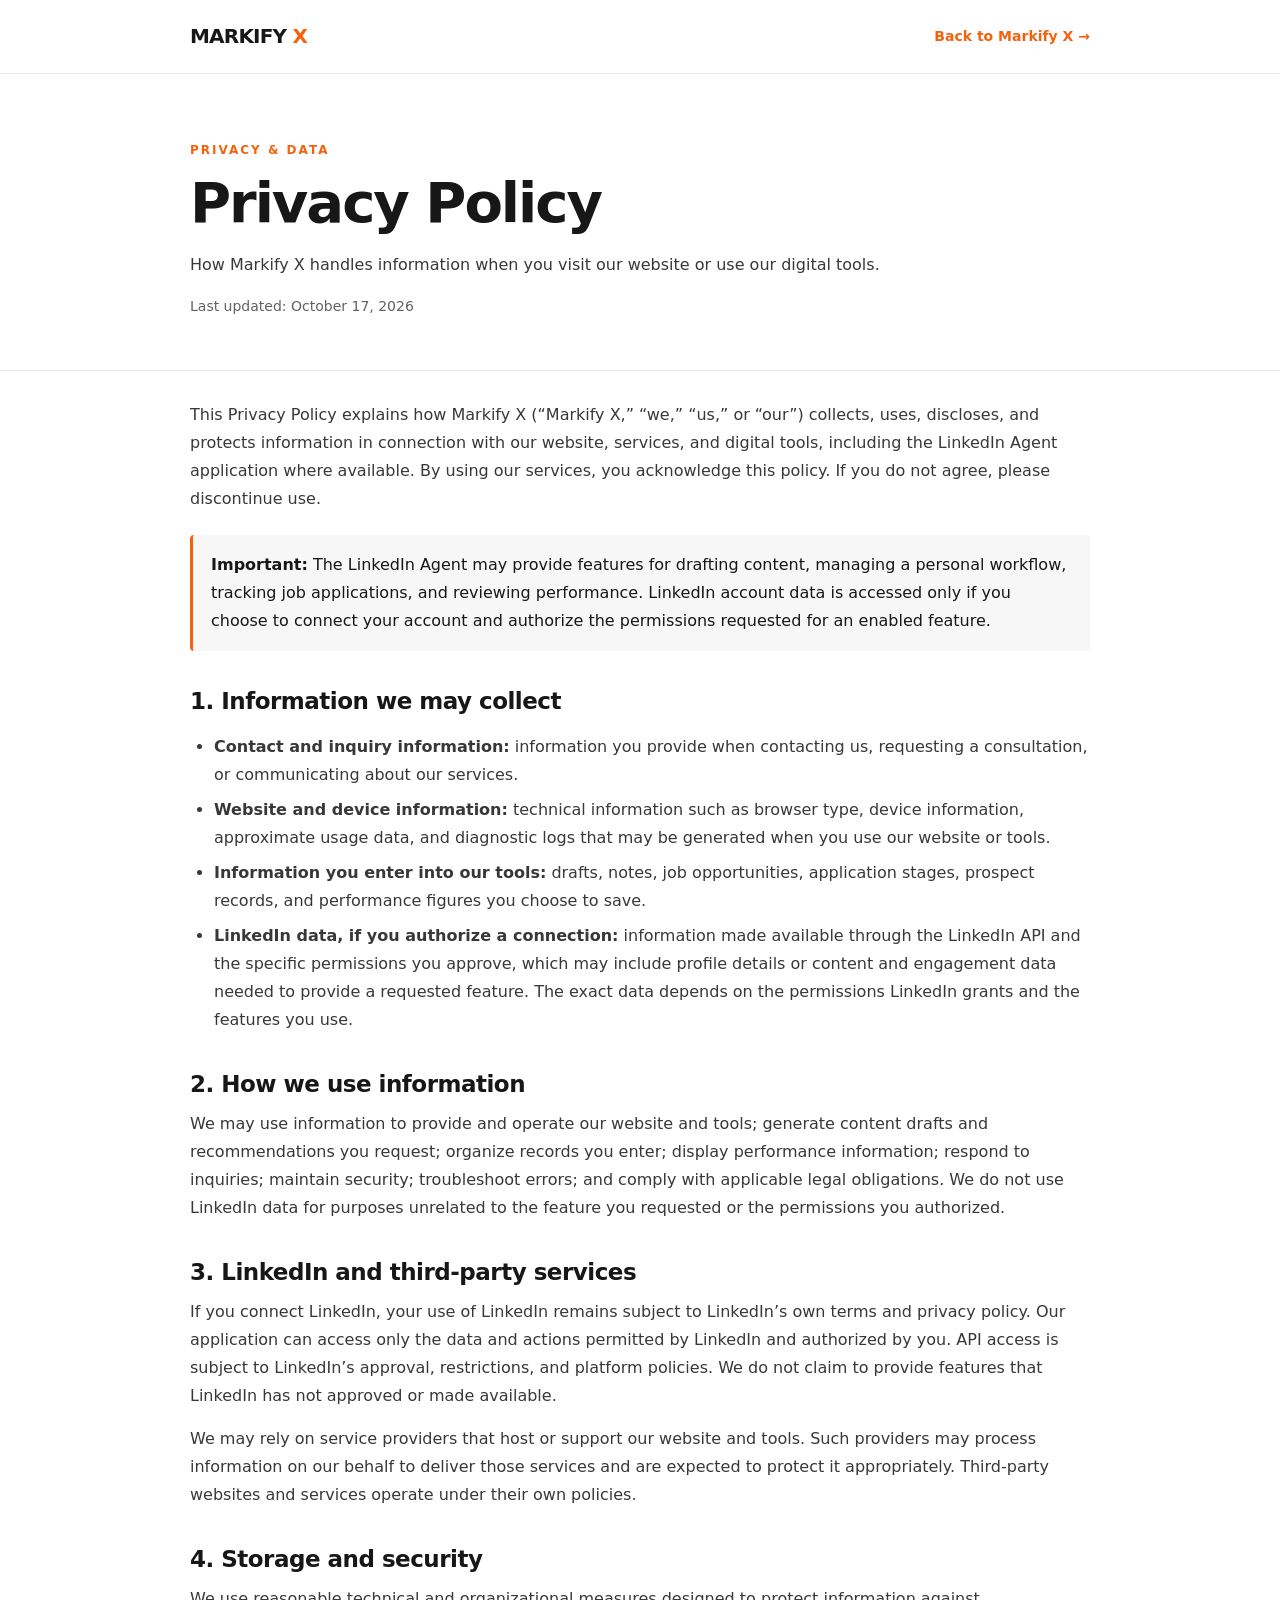
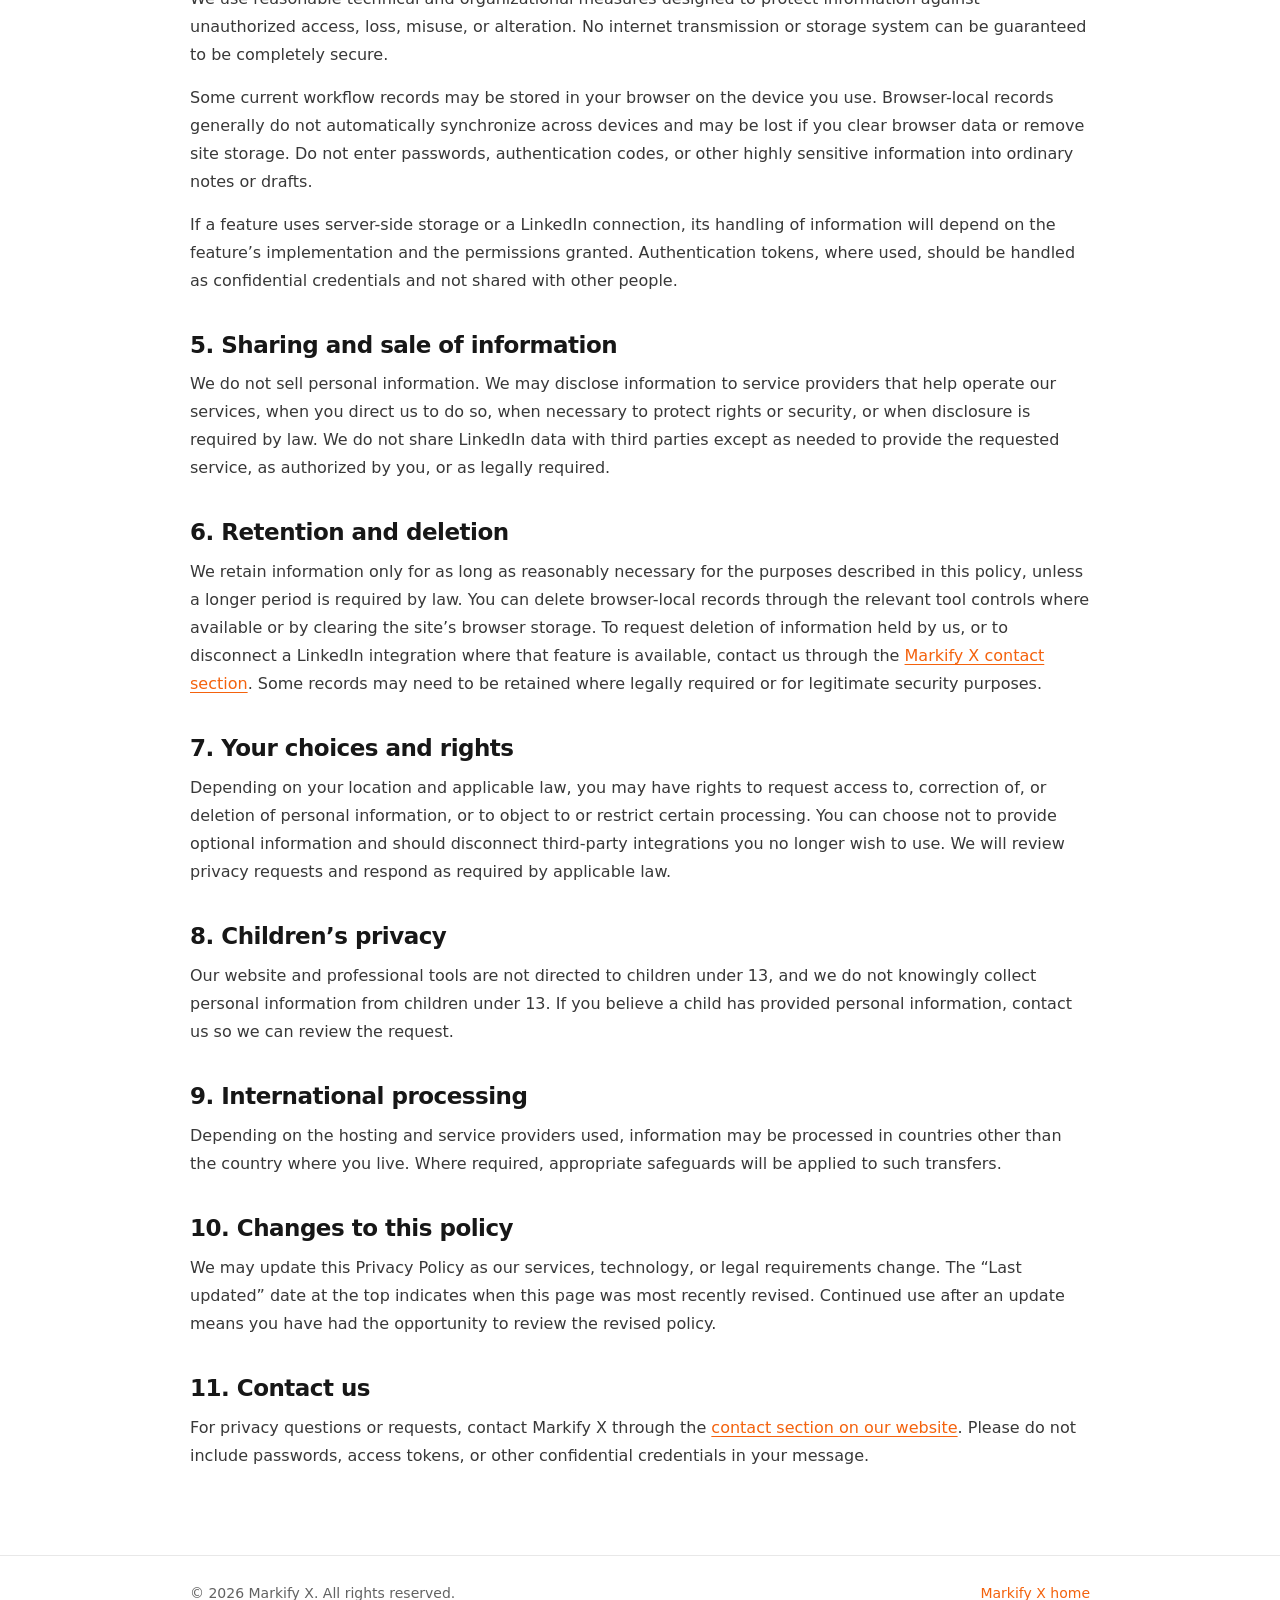
<file: privacy-policy.html>
<!doctype html>
<html lang="en">
<head>
<meta charset="UTF-8">
<meta name="viewport" content="width=device-width, initial-scale=1, viewport-fit=cover">
<title>Privacy Policy | Markify X</title>
<meta name="description" content="Read how Markify X collects, uses, stores and protects information when you visit our website or use our digital tools, including the LinkedIn Agent.">
<meta name="robots" content="index, follow">
<meta name="theme-color" content="#F4620D">
<link rel="canonical" href="https://markify.m-farhan-digital.workers.dev/privacy-policy.html">
<style>
:root{color-scheme:light;--orange:#F4620D;--ink:#171717;--muted:#626262;--line:#e8e8e8;--paper:#fff;--soft:#f7f7f7}
*{box-sizing:border-box}html{scroll-behavior:smooth}body{margin:0;background:var(--paper);color:var(--ink);font:16px/1.75 Inter,ui-sans-serif,system-ui,-apple-system,BlinkMacSystemFont,"Segoe UI",sans-serif}a{color:var(--orange);text-underline-offset:3px}a:hover{text-decoration-thickness:2px}.wrap{width:min(900px,calc(100% - 40px));margin-inline:auto}.topbar{border-bottom:1px solid var(--line);padding:19px 0}.topbar-inner{display:flex;align-items:center;justify-content:space-between;gap:20px}.brand{font-size:20px;font-weight:850;letter-spacing:-.8px;color:var(--ink);text-decoration:none}.brand span{color:var(--orange)}.back{font-size:14px;font-weight:650;text-decoration:none}.hero{padding:66px 0 36px;border-bottom:1px solid var(--line)}.eyebrow{font-size:12px;font-weight:800;letter-spacing:2px;text-transform:uppercase;color:var(--orange)}h1{font-size:clamp(36px,6vw,56px);line-height:1.08;letter-spacing:-2px;margin:12px 0 18px}h2{font-size:23px;line-height:1.3;letter-spacing:-.5px;margin:36px 0 10px}p,li{color:#383838}p{margin:10px 0 15px}ul{padding-left:24px}li{margin:7px 0}.updated{font-size:14px;color:var(--muted)}main{padding:20px 0 70px}.notice{padding:16px 18px;background:var(--soft);border-left:3px solid var(--orange);border-radius:4px;margin:22px 0}.site-footer{border-top:1px solid var(--line);padding:25px 0;color:var(--muted);font-size:14px}.foot-inner{display:flex;align-items:center;justify-content:space-between;gap:18px;flex-wrap:wrap}.foot-inner p{margin:0;color:var(--muted)}@media(max-width:600px){.hero{padding-top:45px}.wrap{width:min(100% - 30px,900px)}.topbar-inner{align-items:flex-start}.back{max-width:130px;text-align:right}}
</style>
</head>
<body>
<header class="topbar"><div class="wrap topbar-inner"><a class="brand" href="index.html" aria-label="Markify X home">MARKIFY <span>X</span></a><a class="back" href="index.html">Back to Markify X →</a></div></header>
<section class="hero"><div class="wrap"><div class="eyebrow">Privacy &amp; data</div><h1>Privacy Policy</h1><p>How Markify X handles information when you visit our website or use our digital tools.</p><p class="updated">Last updated: October 17, 2026</p></div></section>
<main class="wrap">
<p>This Privacy Policy explains how Markify X (“Markify X,” “we,” “us,” or “our”) collects, uses, discloses, and protects information in connection with our website, services, and digital tools, including the LinkedIn Agent application where available. By using our services, you acknowledge this policy. If you do not agree, please discontinue use.</p>
<div class="notice"><strong>Important:</strong> The LinkedIn Agent may provide features for drafting content, managing a personal workflow, tracking job applications, and reviewing performance. LinkedIn account data is accessed only if you choose to connect your account and authorize the permissions requested for an enabled feature.</div>
<h2>1. Information we may collect</h2>
<ul>
<li><strong>Contact and inquiry information:</strong> information you provide when contacting us, requesting a consultation, or communicating about our services.</li>
<li><strong>Website and device information:</strong> technical information such as browser type, device information, approximate usage data, and diagnostic logs that may be generated when you use our website or tools.</li>
<li><strong>Information you enter into our tools:</strong> drafts, notes, job opportunities, application stages, prospect records, and performance figures you choose to save.</li>
<li><strong>LinkedIn data, if you authorize a connection:</strong> information made available through the LinkedIn API and the specific permissions you approve, which may include profile details or content and engagement data needed to provide a requested feature. The exact data depends on the permissions LinkedIn grants and the features you use.</li>
</ul>
<h2>2. How we use information</h2>
<p>We may use information to provide and operate our website and tools; generate content drafts and recommendations you request; organize records you enter; display performance information; respond to inquiries; maintain security; troubleshoot errors; and comply with applicable legal obligations. We do not use LinkedIn data for purposes unrelated to the feature you requested or the permissions you authorized.</p>
<h2>3. LinkedIn and third-party services</h2>
<p>If you connect LinkedIn, your use of LinkedIn remains subject to LinkedIn’s own terms and privacy policy. Our application can access only the data and actions permitted by LinkedIn and authorized by you. API access is subject to LinkedIn’s approval, restrictions, and platform policies. We do not claim to provide features that LinkedIn has not approved or made available.</p>
<p>We may rely on service providers that host or support our website and tools. Such providers may process information on our behalf to deliver those services and are expected to protect it appropriately. Third-party websites and services operate under their own policies.</p>
<h2>4. Storage and security</h2>
<p>We use reasonable technical and organizational measures designed to protect information against unauthorized access, loss, misuse, or alteration. No internet transmission or storage system can be guaranteed to be completely secure.</p>
<p>Some current workflow records may be stored in your browser on the device you use. Browser-local records generally do not automatically synchronize across devices and may be lost if you clear browser data or remove site storage. Do not enter passwords, authentication codes, or other highly sensitive information into ordinary notes or drafts.</p>
<p>If a feature uses server-side storage or a LinkedIn connection, its handling of information will depend on the feature’s implementation and the permissions granted. Authentication tokens, where used, should be handled as confidential credentials and not shared with other people.</p>
<h2>5. Sharing and sale of information</h2>
<p>We do not sell personal information. We may disclose information to service providers that help operate our services, when you direct us to do so, when necessary to protect rights or security, or when disclosure is required by law. We do not share LinkedIn data with third parties except as needed to provide the requested service, as authorized by you, or as legally required.</p>
<h2>6. Retention and deletion</h2>
<p>We retain information only for as long as reasonably necessary for the purposes described in this policy, unless a longer period is required by law. You can delete browser-local records through the relevant tool controls where available or by clearing the site’s browser storage. To request deletion of information held by us, or to disconnect a LinkedIn integration where that feature is available, contact us through the <a href="index.html#contact">Markify X contact section</a>. Some records may need to be retained where legally required or for legitimate security purposes.</p>
<h2>7. Your choices and rights</h2>
<p>Depending on your location and applicable law, you may have rights to request access to, correction of, or deletion of personal information, or to object to or restrict certain processing. You can choose not to provide optional information and should disconnect third-party integrations you no longer wish to use. We will review privacy requests and respond as required by applicable law.</p>
<h2>8. Children’s privacy</h2>
<p>Our website and professional tools are not directed to children under 13, and we do not knowingly collect personal information from children under 13. If you believe a child has provided personal information, contact us so we can review the request.</p>
<h2>9. International processing</h2>
<p>Depending on the hosting and service providers used, information may be processed in countries other than the country where you live. Where required, appropriate safeguards will be applied to such transfers.</p>
<h2>10. Changes to this policy</h2>
<p>We may update this Privacy Policy as our services, technology, or legal requirements change. The “Last updated” date at the top indicates when this page was most recently revised. Continued use after an update means you have had the opportunity to review the revised policy.</p>
<h2>11. Contact us</h2>
<p>For privacy questions or requests, contact Markify X through the <a href="index.html#contact">contact section on our website</a>. Please do not include passwords, access tokens, or other confidential credentials in your message.</p>
</main>
<footer class="site-footer"><div class="wrap foot-inner"><p>© 2026 Markify X. All rights reserved.</p><a href="index.html">Markify X home</a></div></footer>
</body>
</html>
</file>
<file: assets/site.css>
/* ==========================================================================
   Markify X — shared site styles
   Loaded by index.html, marketing.html and development.html.
   Header, navigation, cursor, buttons, contact form, footer and the mobile
   rules live here ONLY, so every page stays identical.
   ========================================================================== */

/* ---------- tokens ---------- */
:root{
  --ink:#111111; --paper:#FFFFFF; --fog:#F3F3F1; --line:rgba(17,17,17,.12);
  --orange:#F4620D; --orange-deep:#C9490A; --slate:#57534B;
  --maxw:1180px; --pad:clamp(18px,5vw,64px);
  --header-h:68px;
  color-scheme:light;
}
:root[data-theme="dark"]{
  --ink:#F2F0EC; --paper:#121110; --fog:#1B1918; --line:rgba(242,240,236,.14); --slate:#B0ACA4;
  color-scheme:dark;
}

/* ---------- base ---------- */
*,*::before,*::after{box-sizing:border-box}
html{scroll-behavior:smooth;scroll-padding-top:calc(var(--header-h) + 16px);-webkit-text-size-adjust:100%}
body{margin:0;background:var(--paper);color:var(--ink);font-family:'Inter',system-ui,-apple-system,'Segoe UI',sans-serif;line-height:1.55;-webkit-font-smoothing:antialiased;transition:background .3s ease,color .3s ease;overflow-x:hidden}
body.menu-open{overflow:hidden}
h1,h2,h3,h4,.disp{font-family:'Space Grotesk',system-ui,sans-serif;letter-spacing:-.01em;line-height:1.1;margin:0}
h2{font-size:clamp(1.7rem,3.6vw,2.6rem)}
p{color:var(--slate);margin:0}
a{color:inherit}
img,video{max-width:100%;display:block}
ul{margin:0;padding:0}
section{padding-block:clamp(3rem,6vw,5.2rem)}
.wrap{width:100%;max-width:var(--maxw);margin:0 auto;padding-inline:var(--pad)}
.eyebrow{color:var(--orange);font-family:'Space Grotesk',sans-serif;font-weight:600;font-size:.85rem;letter-spacing:.06em;margin-bottom:.7rem}
.section-head{max-width:680px;margin-bottom:2.2rem}
.section-head p{margin-top:.7rem}
:focus-visible{outline:3px solid var(--orange);outline-offset:2px}
.skip-link{position:absolute;left:12px;top:-60px;background:var(--orange);color:#fff;padding:.6rem 1rem;border-radius:4px;z-index:300;font:600 .85rem 'Space Grotesk',sans-serif;text-decoration:none}
.skip-link:focus{top:12px}

/* scroll reveal */
.reveal{opacity:0;transform:translateY(16px);transition:opacity .6s ease,transform .6s ease}
.reveal.in{opacity:1;transform:none}
@media(prefers-reduced-motion:reduce){.reveal{opacity:1!important;transform:none!important}html{scroll-behavior:auto}}

/* ---------- buttons ---------- */
.btn{position:relative;display:inline-flex;align-items:center;justify-content:center;gap:.5rem;font-family:'Space Grotesk',sans-serif;font-weight:600;font-size:.92rem;line-height:1.2;padding:.85rem 1.5rem;border-radius:3px;border:2px solid var(--ink);background:var(--ink);color:var(--paper);cursor:pointer;text-decoration:none;transition:transform .12s ease}
.btn:hover{transform:translateY(-2px)}
.btn.alt{background:var(--orange);border-color:var(--orange);color:#fff}
.btn.ghost{background:transparent;color:var(--ink);border-color:var(--line)}
.btn.ghost:hover{border-color:var(--orange)}

/* ---------- custom cursor (fine pointers only) ---------- */
body.has-cursor,body.has-cursor a,body.has-cursor button,body.has-cursor summary,body.has-cursor label{cursor:none}
body.has-cursor input,body.has-cursor textarea,body.has-cursor select{cursor:auto}
.cursor-dot{position:fixed;top:0;left:0;width:10px;height:10px;border-radius:50%;background:var(--orange);pointer-events:none;z-index:999;transform:translate(-50%,-50%);transition:width .18s,height .18s,opacity .2s;mix-blend-mode:difference;opacity:0;will-change:transform}
.cursor-dot.on{opacity:1}
.cursor-dot.big{width:38px;height:38px;background:#fff}
.cursor-dot.hide{opacity:0}
@media(hover:none),(pointer:coarse),(prefers-reduced-motion:reduce){
  .cursor-dot{display:none}
  body.has-cursor,body.has-cursor a,body.has-cursor button,body.has-cursor summary,body.has-cursor label{cursor:auto}
}

/* ---------- theme toggle ---------- */
.theme-toggle{width:38px;height:38px;flex:0 0 38px;border-radius:50%;border:1px solid var(--line);background:none;display:flex;align-items:center;justify-content:center;cursor:pointer;color:var(--ink);padding:0}
.theme-toggle svg{width:18px;height:18px}
.theme-toggle .i-sun{display:none}
:root[data-theme="dark"] .theme-toggle .i-sun{display:block}
:root[data-theme="dark"] .theme-toggle .i-moon{display:none}
.theme-toggle:hover{border-color:var(--orange);color:var(--orange)}

/* ---------- header / navigation ---------- */
/* NOTE: backdrop-filter lives on ::before so the header does NOT become the
   containing block of the fixed mobile menu (that bug hides the menu). */
.site-header{position:sticky;top:0;z-index:120}
.site-header::before{content:"";position:absolute;inset:0;background:color-mix(in srgb,var(--paper) 90%,transparent);backdrop-filter:blur(10px);-webkit-backdrop-filter:blur(10px);border-bottom:1px solid var(--line);z-index:-1}
.nav{display:flex;align-items:center;justify-content:space-between;gap:1rem;min-height:var(--header-h)}
.brand{display:flex;align-items:center;flex:0 0 auto}
.brand img{height:32px;width:auto}
.brand .logo-d{display:none}
:root[data-theme="dark"] .brand .logo-l{display:none}
:root[data-theme="dark"] .brand .logo-d{display:block}

.navlinks{display:flex;align-items:center;gap:1.5rem;list-style:none;margin:0;padding:0;font-family:'Space Grotesk',sans-serif;font-weight:600;font-size:.88rem}
.navlinks a{text-decoration:none}
.navlinks>li>a,.nav-row>a{opacity:.78;transition:color .15s,opacity .15s}
.navlinks a:hover,.navlinks a.active,.navlinks li.is-active>.nav-row>a,.navlinks li.is-active>a{opacity:1;color:var(--orange)}
.nav-row{display:flex;align-items:center;gap:.15rem}
.nav-caret{display:inline-flex;align-items:center;justify-content:center;width:22px;height:22px;background:none;border:0;padding:0;color:var(--ink);opacity:.78;cursor:pointer;border-radius:4px}
.nav-caret svg{width:13px;height:13px;transition:transform .2s}
.nav-caret:hover{opacity:1;color:var(--orange)}
.has-dropdown{position:relative}
.has-dropdown.open .nav-caret svg{transform:rotate(180deg)}
.dropdown{position:absolute;top:calc(100% + 10px);left:-12px;background:var(--paper);border:1px solid var(--line);border-radius:10px;padding:.6rem;min-width:220px;box-shadow:0 24px 40px -12px rgba(0,0,0,.18);display:grid;gap:.15rem;opacity:0;visibility:hidden;transform:translateY(6px);transition:opacity .15s,transform .15s,visibility 0s .15s;z-index:60}
.dropdown::before{content:"";position:absolute;left:0;right:0;top:-12px;height:12px} /* hover bridge */
.dropdown.cols2{grid-template-columns:1fr 1fr;min-width:400px}
.dropdown a{display:block;padding:.55rem .7rem;border-radius:6px;font-size:.83rem;font-weight:500;color:var(--slate);opacity:1}
.dropdown a:hover{background:var(--fog);color:var(--ink)}
.dropdown a.dd-all{font-weight:700;color:var(--orange)}
.has-dropdown:hover>.dropdown,.has-dropdown:focus-within>.dropdown,.has-dropdown.open>.dropdown{opacity:1;visibility:visible;transform:translateY(0);transition-delay:0s}
/* right-most dropdowns open leftwards so they never leave the viewport */
.has-dropdown.align-right>.dropdown{left:auto;right:-12px}

.navcta{display:flex;align-items:center;gap:.9rem}
.mobile-cta{display:none}
.burger{display:none;width:40px;height:40px;flex:0 0 40px;background:none;border:0;cursor:pointer;padding:0;position:relative;color:var(--ink)}
.burger span{position:absolute;left:9px;right:9px;height:2px;background:currentColor;border-radius:2px;transition:transform .25s,opacity .2s,top .25s}
.burger span:nth-child(1){top:13px}.burger span:nth-child(2){top:19px}.burger span:nth-child(3){top:25px}
.burger[aria-expanded="true"] span:nth-child(1){top:19px;transform:rotate(45deg)}
.burger[aria-expanded="true"] span:nth-child(2){opacity:0}
.burger[aria-expanded="true"] span:nth-child(3){top:19px;transform:rotate(-45deg)}

@media(max-width:1020px){
  .navlinks{position:fixed;top:var(--header-h);left:0;right:0;bottom:0;height:calc(100dvh - var(--header-h));width:100%;background:var(--paper);flex-direction:column;align-items:stretch;gap:0;padding:12px var(--pad) calc(32px + env(safe-area-inset-bottom));font-size:1.05rem;transform:translateX(100%);visibility:hidden;transition:transform .3s ease,visibility 0s .3s;overflow-y:auto;overscroll-behavior:contain;z-index:110}
  .navlinks.open{transform:translateX(0);visibility:visible;transition:transform .3s ease,visibility 0s}
  .navlinks>li{border-bottom:1px solid var(--line)}
  .navlinks>li>a{display:block;padding:1rem 0;opacity:1}
  .nav-row{justify-content:space-between}
  .nav-row>a{flex:1;padding:1rem 0;opacity:1}
  .nav-caret{width:44px;height:44px;opacity:1}
  .nav-caret svg{width:16px;height:16px}
  .dropdown,.dropdown.cols2{position:static;opacity:1;visibility:visible;transform:none;box-shadow:none;border:0;background:transparent;padding:0 0 .6rem .8rem;min-width:0;display:none;grid-template-columns:1fr}
  .dropdown::before{display:none}
  .has-dropdown:hover>.dropdown{display:none}
  .has-dropdown.open>.dropdown{display:grid}
  .dropdown a{padding:.7rem 0;font-size:.98rem}
  .dropdown a:hover{background:none}
  .mobile-cta{display:block;border-bottom:0!important;margin-top:1.2rem}
  .mobile-cta .btn{width:100%;padding:1rem 1.2rem;font-size:1rem}
  .burger{display:block}
  .navcta>.btn.alt{display:none}
  .navcta{gap:.5rem}
}
@media(max-width:560px){
  :root{--header-h:60px}
  .brand img{height:27px}
}
@media(max-width:380px){
  .theme-toggle{width:34px;height:34px;flex-basis:34px}
  .burger{width:36px;flex-basis:36px}
}

/* ---------- shared contact section ---------- */
.contact{background:linear-gradient(135deg,#F4620D 0%,#FF8A3D 100%);color:#fff;clip-path:polygon(0 4%,100% 0,100% 100%,0 100%)}
.contact .wrap{padding-block:clamp(3rem,6vw,5.2rem)}
.contact-grid{display:grid;grid-template-columns:.85fr 1.15fr;gap:2.6rem;align-items:start}
.contact h2{color:#fff}
.contact p{color:rgba(255,255,255,.9)}
.contact .eyebrow{color:#3A1400}
.contact ul.hint{list-style:none;margin-top:1.2rem;display:grid;gap:.4rem}
.contact ul.hint li{color:rgba(255,255,255,.9);font-size:.88rem}
.contact form{display:grid;gap:.9rem;background:var(--paper);color:var(--ink);padding:1.5rem;border-radius:10px;box-shadow:0 30px 50px -20px rgba(0,0,0,.3)}
.row2{display:grid;grid-template-columns:1fr 1fr;gap:.9rem}
.contact input,.contact textarea,.contact select{background:var(--fog);border:1px solid var(--line);color:var(--ink);padding:.8rem 1rem;border-radius:6px;font-family:inherit;font-size:.9rem;width:100%}
.contact select{appearance:none;-webkit-appearance:none;background-image:url('data:image/svg+xml;utf8,<svg xmlns="http://www.w3.org/2000/svg" viewBox="0 0 24 24" fill="none" stroke="%23888" stroke-width="2"><path d="M6 9l6 6 6-6"/></svg>');background-repeat:no-repeat;background-position:right 1rem center;background-size:16px;padding-right:2.4rem}
.contact input::placeholder,.contact textarea::placeholder{color:var(--slate);opacity:.8}
.contact input:focus,.contact textarea:focus,.contact select:focus{border-color:var(--orange);outline:none}
.contact textarea{resize:vertical;min-height:96px}
label.fl{display:block;font-size:.78rem;font-weight:600;font-family:'Space Grotesk',sans-serif;color:var(--ink);margin-bottom:.3rem}
.contact form .btn.alt{justify-self:start;background:var(--ink);border-color:var(--ink);color:var(--paper)}
.form-msg{font-size:.82rem;min-height:1.2em;color:var(--slate)}
.form-msg.ok{color:#1a7f37}
:root[data-theme="dark"] .form-msg.ok{color:#4cc27a}
.form-msg.err{color:#c0392b}

/* ---------- shared footer ---------- */
.site-footer{background:#0A0A0A;color:#B9B4AA;padding-block:2.6rem 1.4rem;font-size:.88rem}
.foot-grid{display:grid;grid-template-columns:1.5fr 1fr 1fr 1.2fr;gap:2.4rem}
.foot-grid img{height:28px;width:auto;margin-bottom:.8rem}
.foot-grid p{color:#8A867D;font-size:.9rem;max-width:36ch}
.foot-grid h4{font-family:'Space Grotesk',sans-serif;color:#fff;font-size:.92rem;margin-bottom:.9rem}
.foot-grid ul{list-style:none;display:grid;gap:.55rem}
.foot-grid a{text-decoration:none;color:#B9B4AA}
.foot-grid a:hover{color:var(--orange)}
.foot-bottom{border-top:1px solid rgba(255,255,255,.1);margin-top:2.2rem;padding-top:1.3rem;display:flex;justify-content:space-between;align-items:center;flex-wrap:wrap;gap:1rem;font-size:.8rem}
.socials{display:flex;gap:.8rem}
.socials a{width:34px;height:34px;border:1px solid rgba(255,255,255,.18);border-radius:50%;display:flex;align-items:center;justify-content:center;text-decoration:none;color:#B9B4AA;font-size:.78rem}
.socials a:hover{border-color:var(--orange);color:var(--orange)}

/* ---------- shared responsive rules ---------- */
@media(max-width:900px){
  .contact-grid{grid-template-columns:1fr;gap:30px}
  .foot-grid{grid-template-columns:1fr 1fr}
  .foot-grid>div:first-child{grid-column:1/-1}
}
@media(max-width:560px){
  h2{font-size:clamp(1.85rem,8.4vw,2.5rem)}
  .contact{clip-path:polygon(0 2%,100% 0,100% 100%,0 100%)}
  .contact .wrap{padding-block:48px}
  .contact form{padding:16px;border-radius:8px}
  .row2{grid-template-columns:1fr}
  .contact form .btn.alt{justify-self:stretch}
  .contact input,.contact textarea,.contact select{font-size:16px} /* stops iOS zoom-on-focus */
  .foot-grid{grid-template-columns:1fr;gap:1.8rem}
  .foot-bottom{display:grid;justify-content:initial}
  .btn{padding:.8rem 1.1rem}
}
@media(max-width:380px){.btn{font-size:.85rem}}

/* ---------- shared hero system (all three pages use the same hero) ---------- */
.hero{position:relative;overflow:hidden;clip-path:polygon(0 0,100% 0,100% 94%,0 100%);background:var(--paper);padding:0}
.hero::before{content:"";position:absolute;inset:0;background:radial-gradient(600px 400px at 85% 10%,rgba(244,98,13,.15),transparent 60%),radial-gradient(500px 380px at 8% 95%,rgba(244,98,13,.1),transparent 60%);z-index:0;pointer-events:none}
.hero .wrap{position:relative;z-index:1;display:grid;grid-template-columns:1.05fr .95fr;gap:2.4rem;align-items:center;padding-block:clamp(2.2rem,5vw,4rem) clamp(3rem,6vw,5rem)}
.hero .wrap>div{min-width:0}
.kinetic-h1{display:block;overflow:hidden;color:var(--ink);font-size:clamp(2rem,4.6vw,3.2rem);max-width:17ch;font-weight:700;padding-bottom:.08em}
.kinetic-h1 .kline{display:block;transform:translateY(110%);opacity:0;animation:kline-in .7s cubic-bezier(.22,1,.36,1) forwards}
.kinetic-h1 .kline:nth-child(1){animation-delay:.05s}
.kinetic-h1 .kline:nth-child(2){animation-delay:.16s}
.kinetic-h1 em{color:var(--orange);font-style:normal}
@keyframes kline-in{to{transform:translateY(0);opacity:1}}
@media(prefers-reduced-motion:reduce){.kinetic-h1 .kline{animation:none;transform:none;opacity:1}}
.hero-lead{margin-top:1.1rem;max-width:52ch;font-size:1rem}
.hero-ctas{display:flex;gap:1rem;margin-top:1.4rem;flex-wrap:wrap}
.hero-badge{display:inline-flex;align-items:center;gap:.5rem;margin-top:1.2rem;font-family:'Space Grotesk',sans-serif;font-size:.8rem;font-weight:600;color:var(--ink);background:var(--fog);border:1px solid var(--line);padding:.4rem .8rem;border-radius:20px}
.hero-badge b{color:var(--orange)}
.hero-visual{position:relative;perspective:900px}
.panel{position:relative;background:var(--paper);border:1px solid var(--line);border-radius:10px;padding:1.4rem 1.4rem 1.2rem;box-shadow:0 30px 60px -20px rgba(17,17,17,.18);transform:rotateX(4deg) rotateY(-6deg);transition:transform .12s ease;transform-style:preserve-3d}
.panel-head{display:flex;justify-content:space-between;align-items:baseline;margin-bottom:.7rem;gap:1rem}
.panel-head b{font-family:'Space Grotesk',sans-serif;font-size:.95rem}
.panel-head span{color:var(--orange);font-size:.8rem;font-weight:600;white-space:nowrap}
.chips{position:absolute;inset:0;pointer-events:none}
.chip{position:absolute;background:var(--paper);border:1px solid var(--line);border-radius:8px;padding:.5rem .8rem;font-family:'Space Grotesk',sans-serif;font-size:.75rem;font-weight:600;box-shadow:0 10px 24px -8px rgba(17,17,17,.18);animation:float 5s ease-in-out infinite}
.chip.c1{top:-8%;left:-8%}
.chip.c2{bottom:14%;right:-12%;animation-delay:1.2s}
.chip.c3{top:40%;right:-16%;animation-delay:2.4s}
.chip b{color:var(--orange)}
@keyframes float{0%,100%{transform:translateY(0)}50%{transform:translateY(-8px)}}
@media(prefers-reduced-motion:reduce){.chip{animation:none}.panel{transform:none!important}}
.dd-all{grid-column:1/-1}
.tint{background:var(--fog)}
@media(max-width:900px){
  .hero{clip-path:polygon(0 0,100% 0,100% 97%,0 100%)}
  .hero .wrap{grid-template-columns:1fr;gap:28px;padding-block:36px 56px}
  .hero-visual{order:-1;width:100%;max-width:340px;margin:0 auto;min-width:0}
  .panel{transform:none!important}
  .chips{display:none}
}
@media(max-width:560px){
  .eyebrow{font-size:.75rem}
  .kinetic-h1{font-size:clamp(2rem,9.4vw,2.7rem);max-width:100%;line-height:1.04}
  .hero-ctas{gap:10px}
  .hero-ctas .btn{flex:1 1 100%}
  .hero .wrap{padding-block:28px 48px}
}
@media(max-width:380px){.kinetic-h1{font-size:1.85rem}}
</file>
